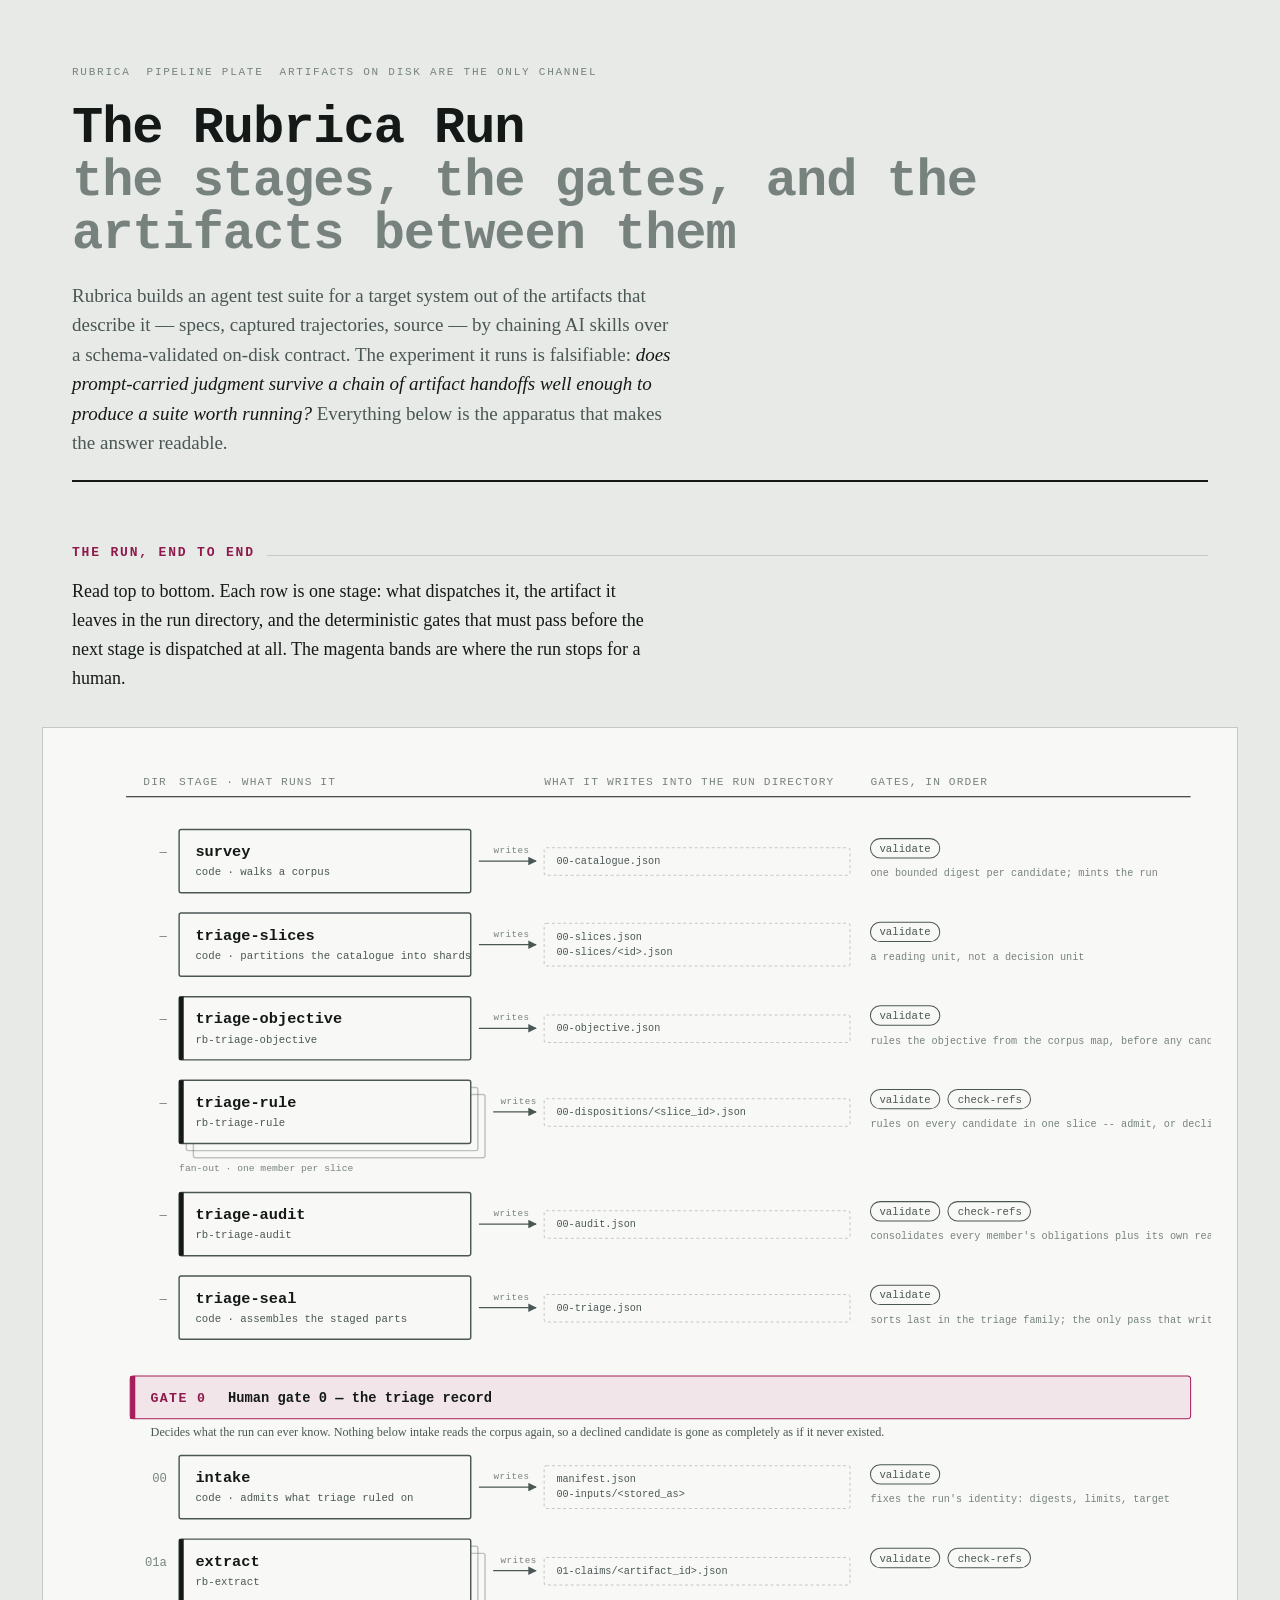
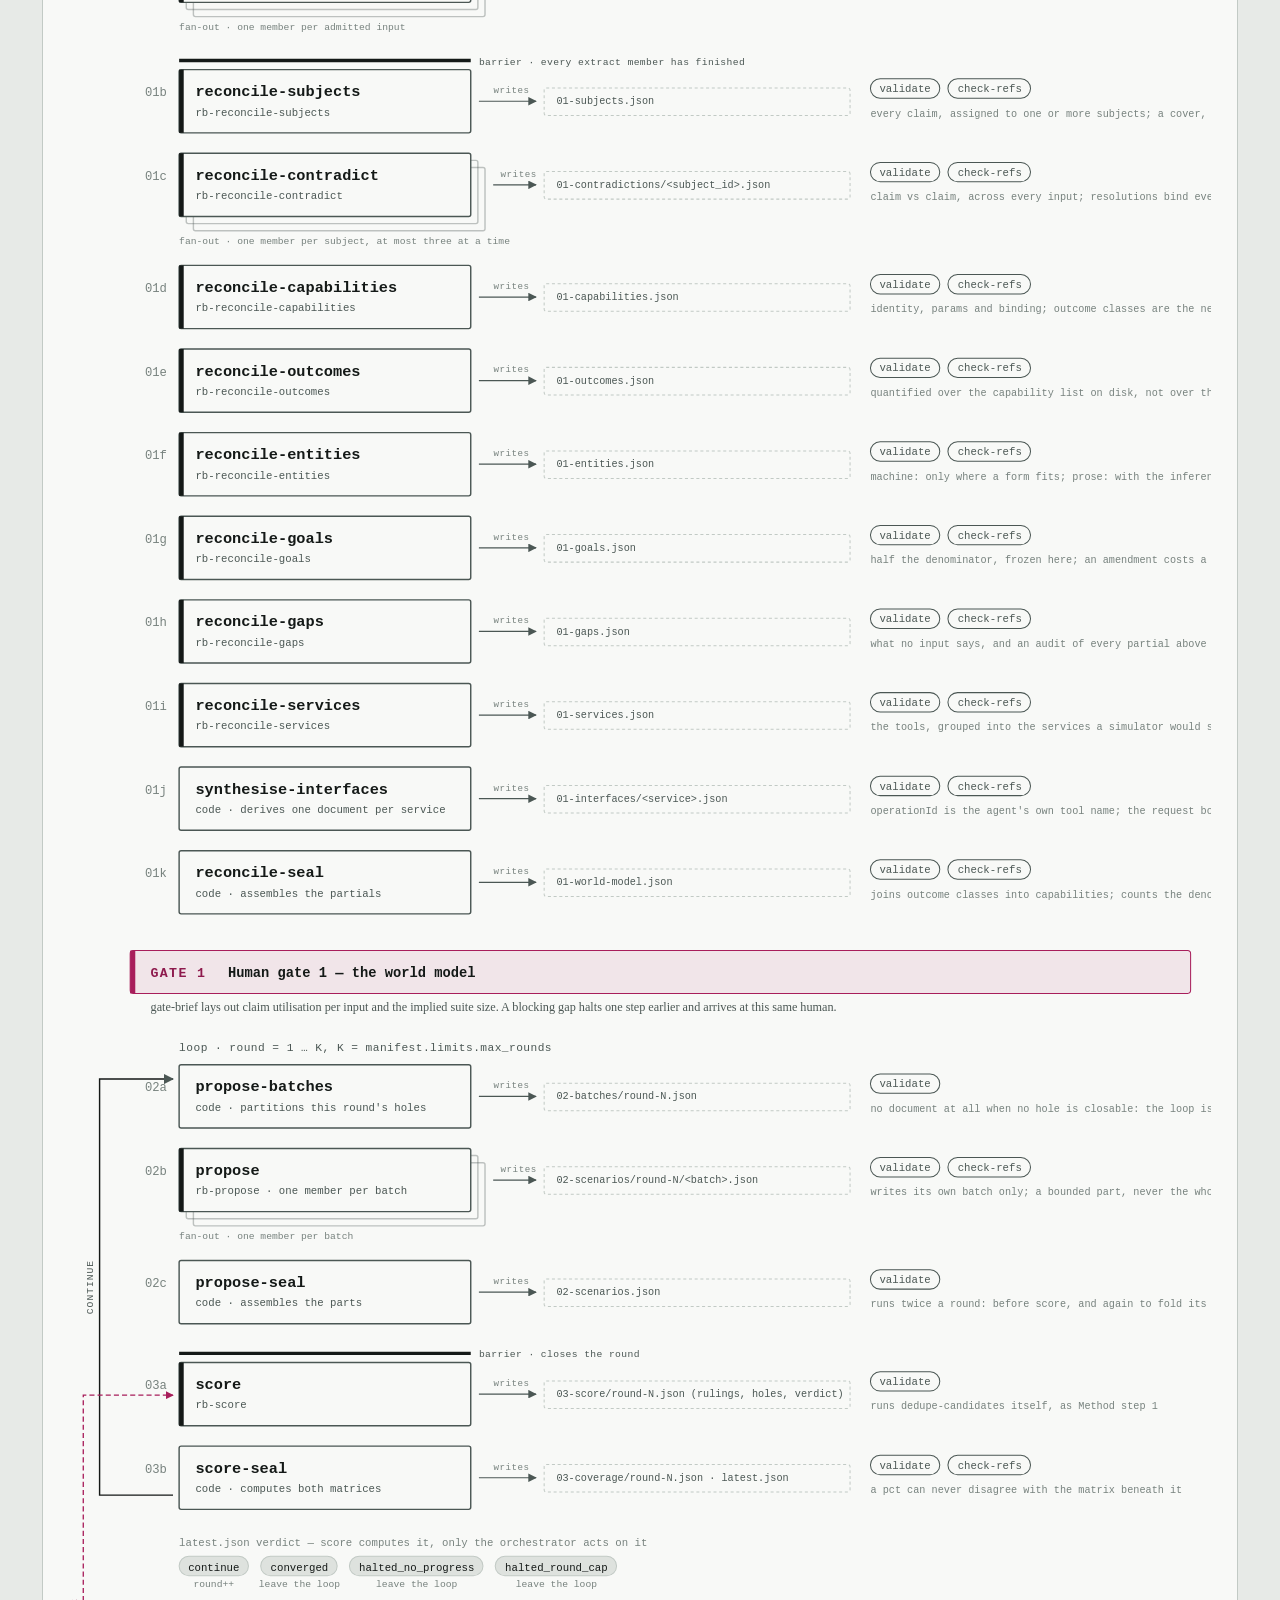
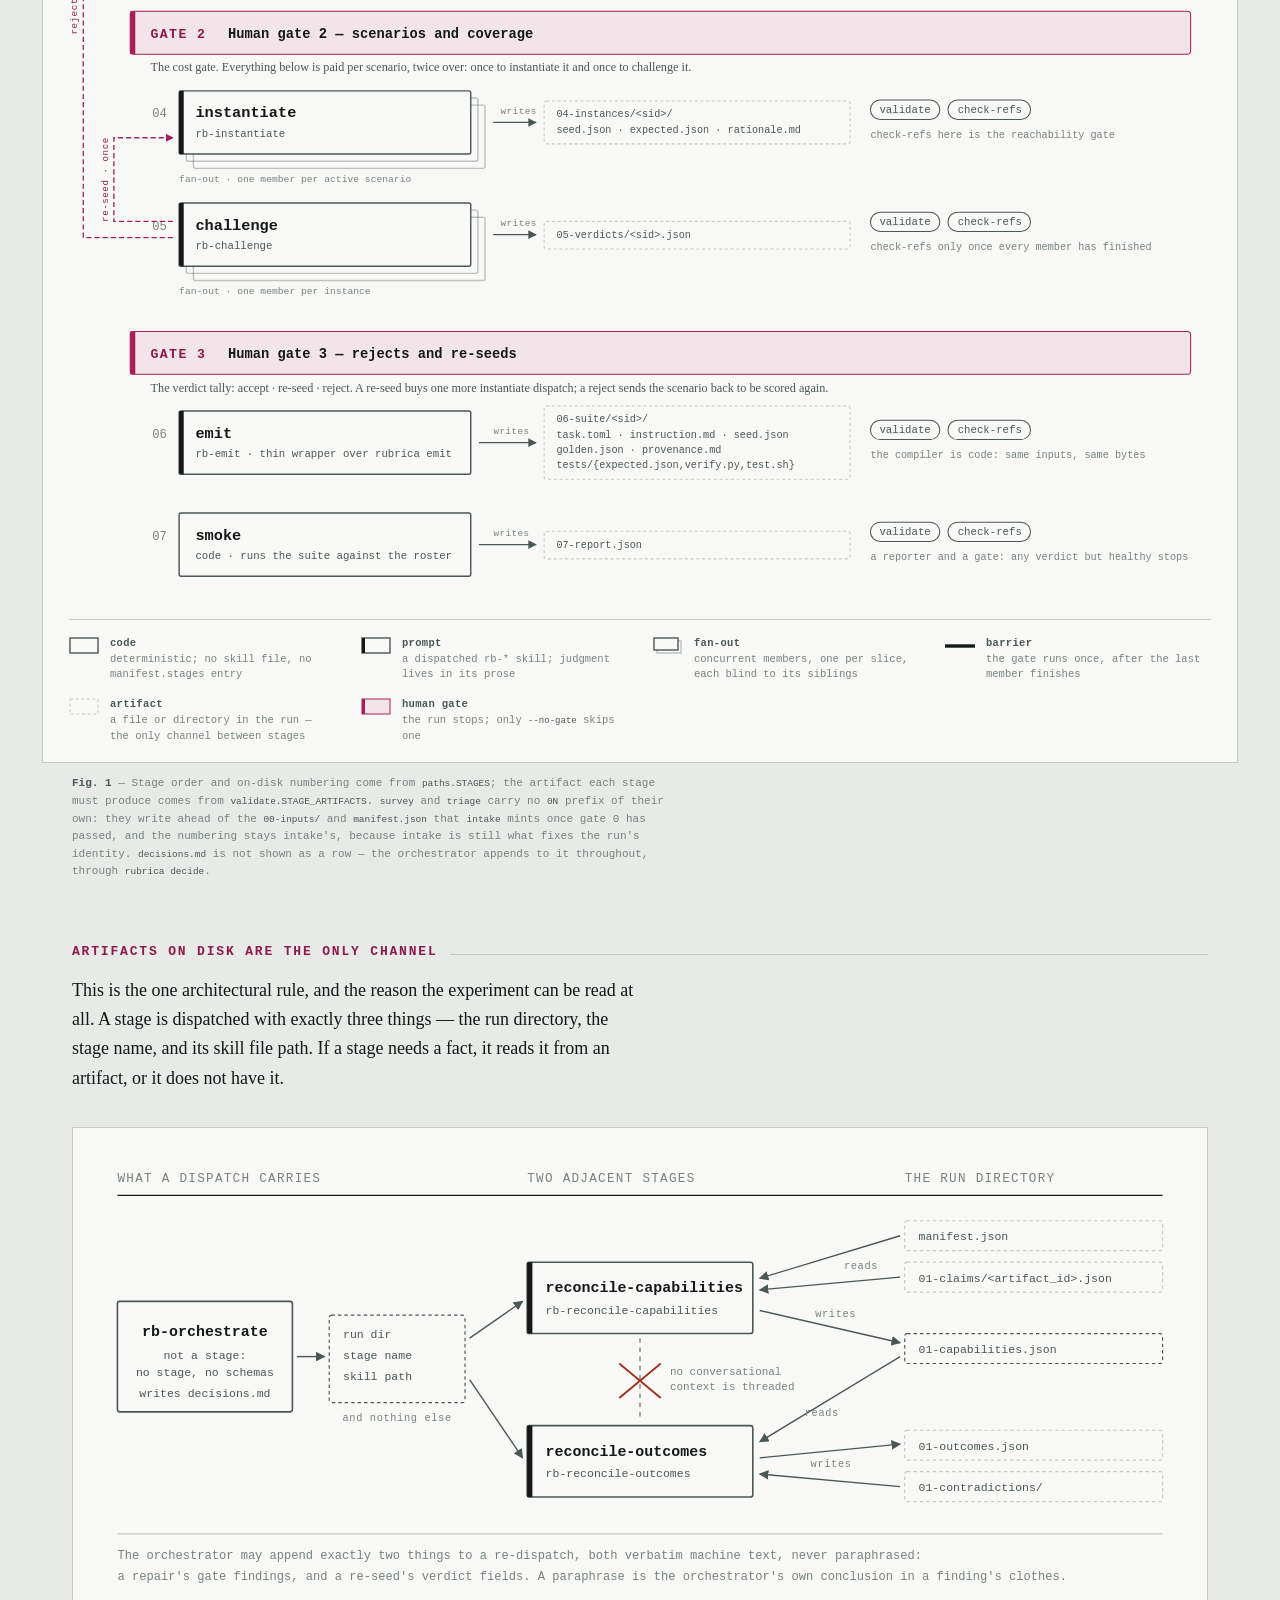
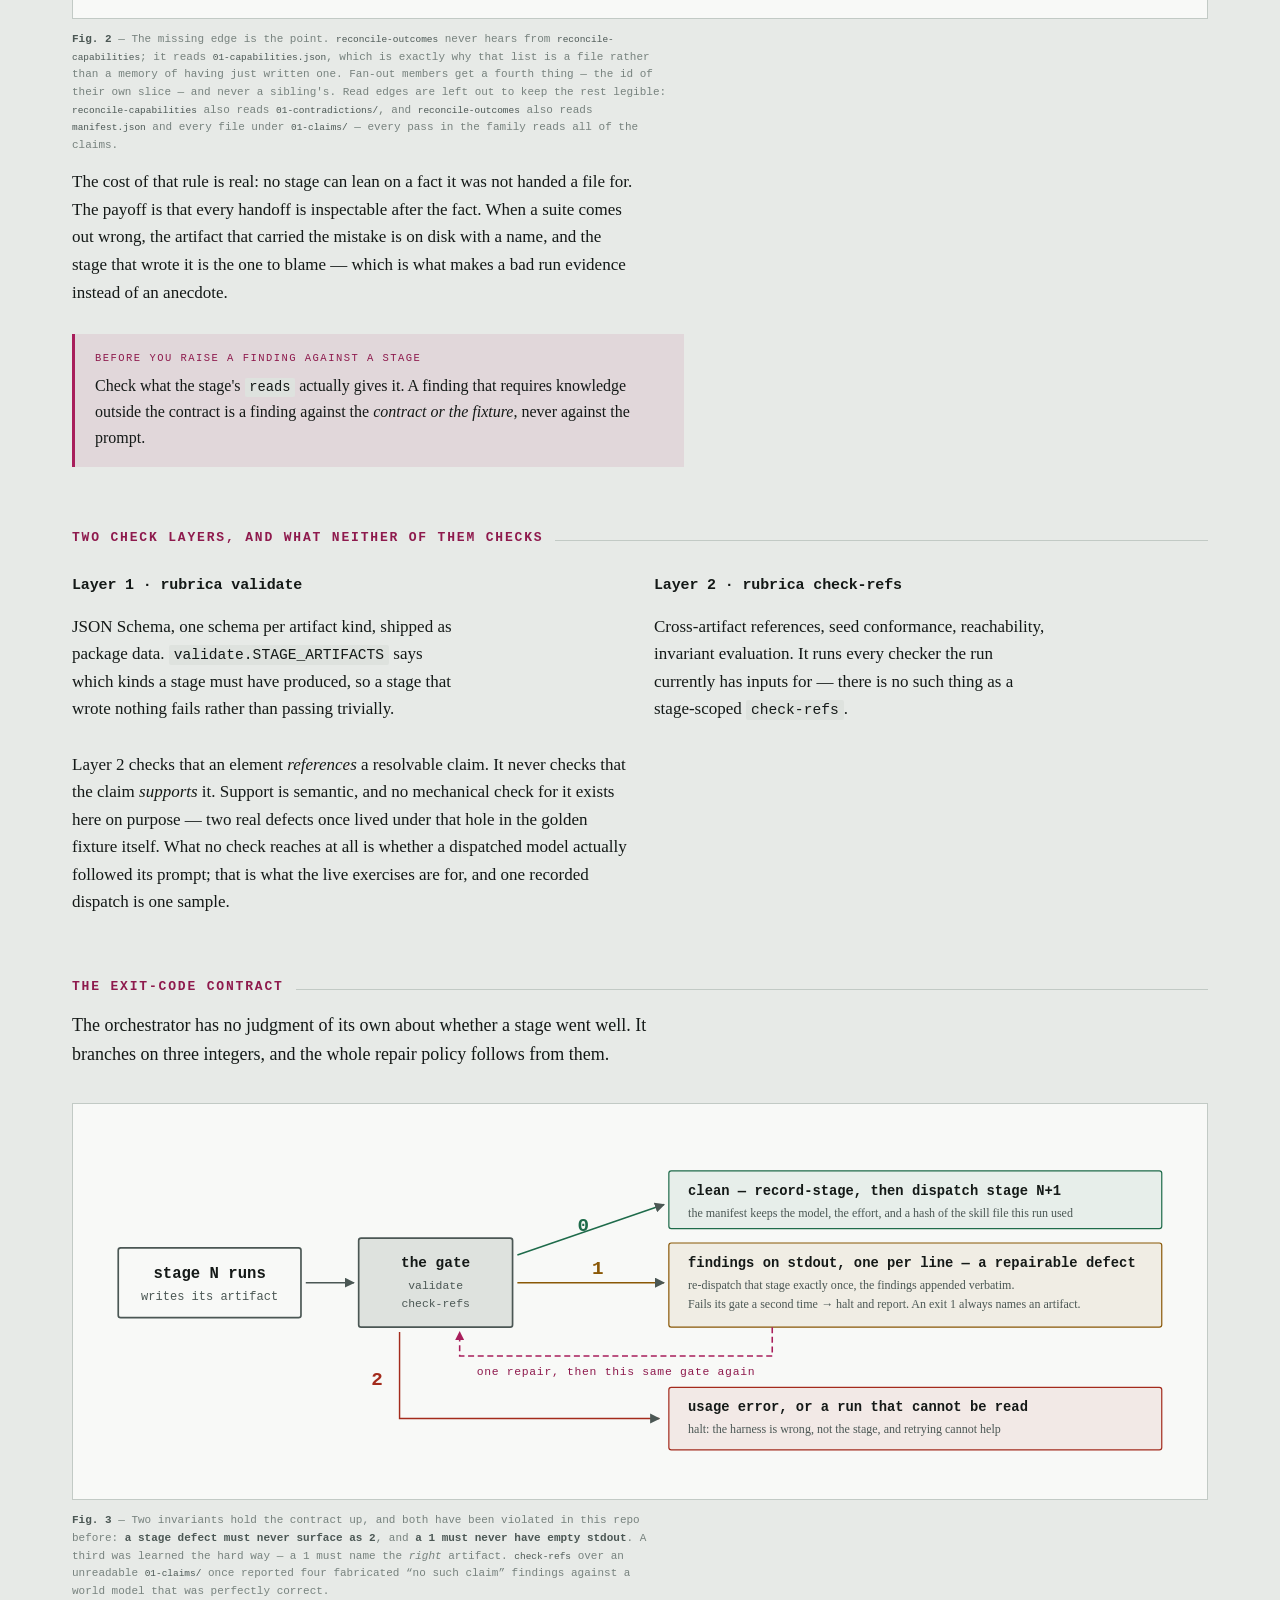
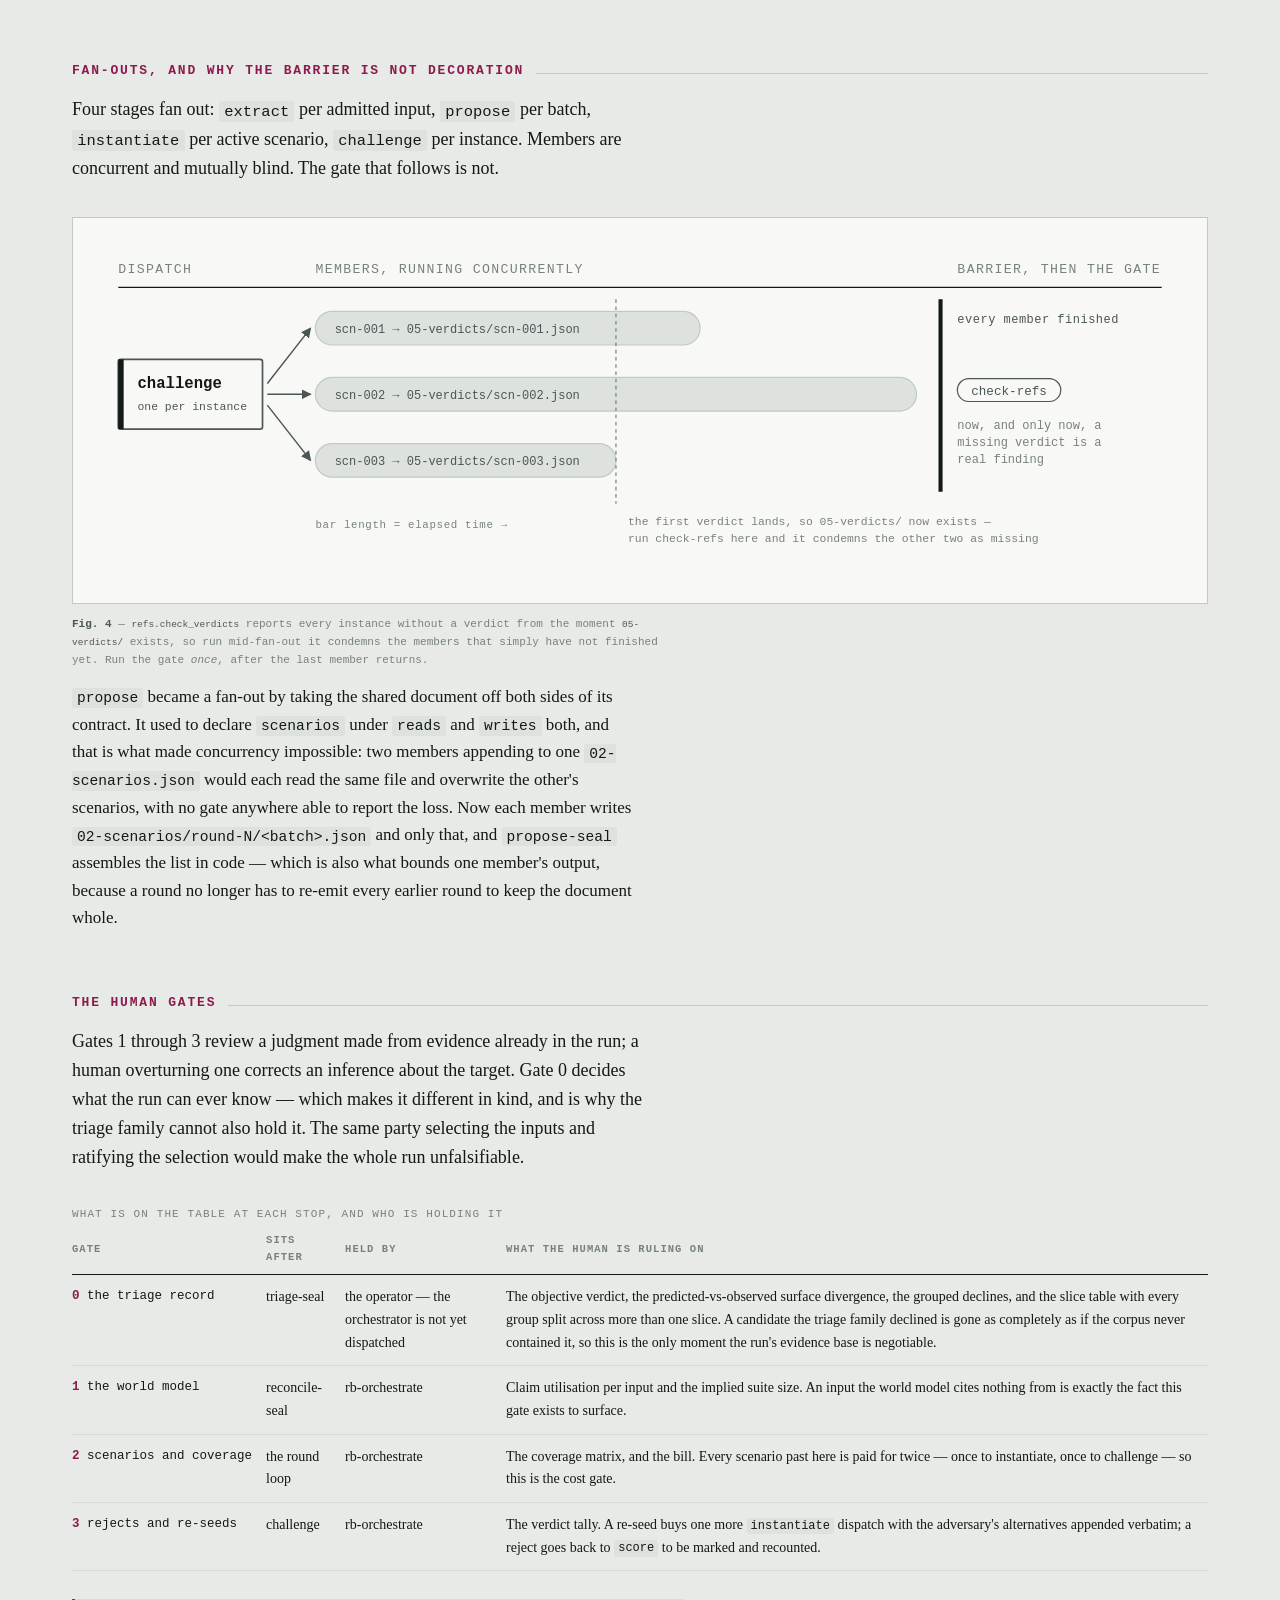
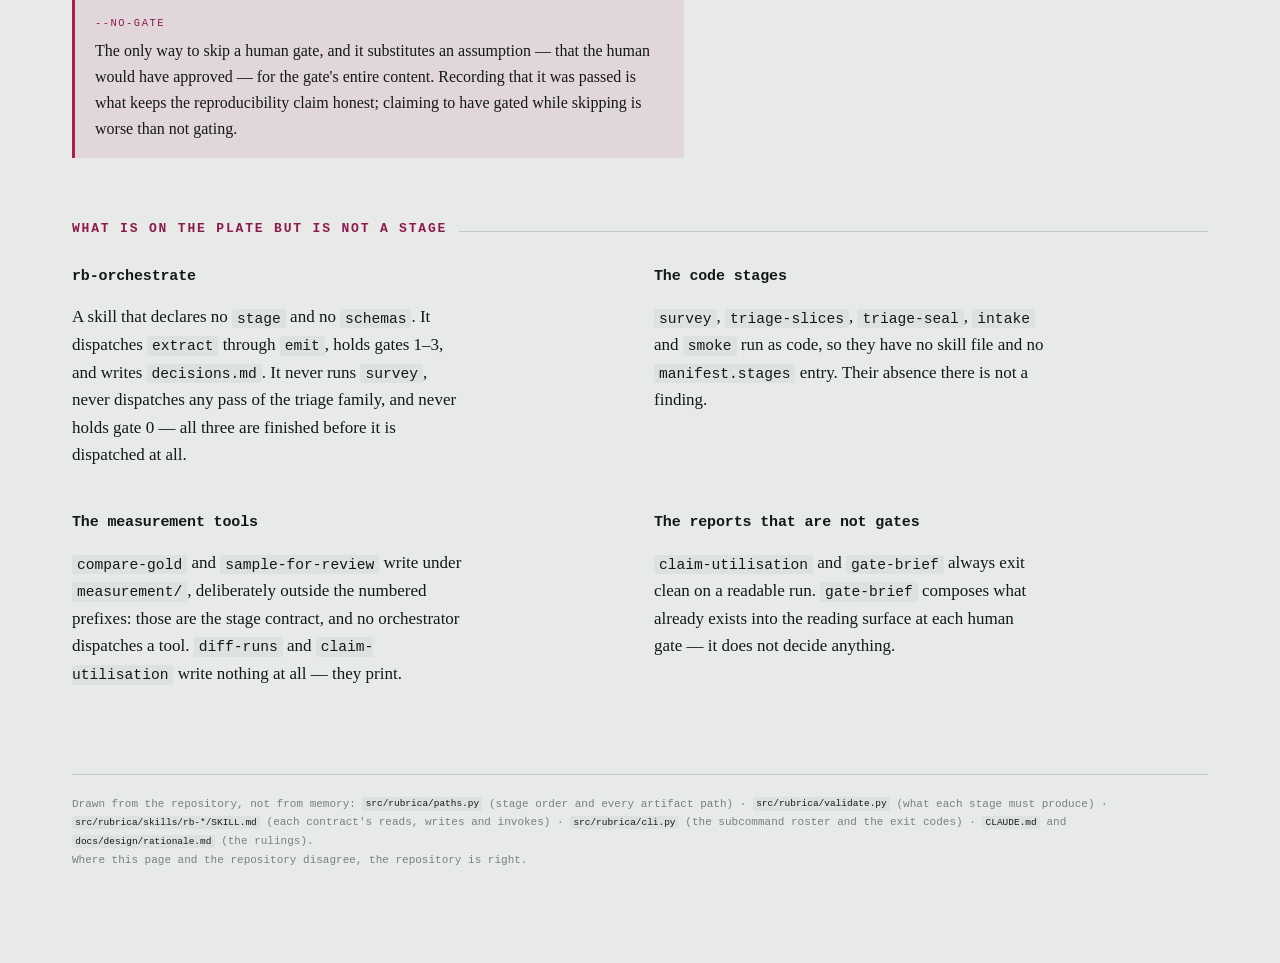
<file: docs/concepts/pipeline-diagram.html>
<!doctype html>
<html lang="en">
<head>
<meta charset="utf-8">
<meta name="viewport" content="width=device-width,initial-scale=1">
<title>The Rubrica Run</title>
<style>
:root{
  --ground:#E7EAE7; --paper:#F8F9F7; --sunk:#DEE2DE;
  --ink:#141917; --ink2:#4B5754; --ink3:#77827E; --rule:#C2CAC5; --rule2:#D5DBD6;
  --stamp:#A81E5B; --stamp-ink:#8E1A4D; --stamp-soft:rgba(168,30,91,.09);
  --ok:#1E6B4A; --warn:#8A5806; --stop:#A32B1C;
  --ok-b:rgba(30,107,74,.08); --warn-b:rgba(138,88,6,.08); --stop-b:rgba(163,43,28,.08);
  --mono:ui-monospace,"SF Mono","JetBrains Mono","IBM Plex Mono",Menlo,Consolas,monospace;
  --serif:Charter,"Iowan Old Style","Source Serif 4",Georgia,"Times New Roman",serif;
}
@media (prefers-color-scheme:dark){
  :root:not([data-theme="light"]){
    --ground:#121514; --paper:#1B1F1D; --sunk:#0D100F;
    --ink:#E7EAE6; --ink2:#A2ACA7; --ink3:#7B857F; --rule:#333A36; --rule2:#272D2A;
    --stamp:#F1749F; --stamp-ink:#F79CBC; --stamp-soft:rgba(241,116,159,.13);
    --ok:#63C295; --warn:#D7A24C; --stop:#EA8875;
    --ok-b:rgba(99,194,149,.10); --warn-b:rgba(215,162,76,.10); --stop-b:rgba(234,136,117,.10);
  }
}
:root[data-theme="dark"]{
  --ground:#121514; --paper:#1B1F1D; --sunk:#0D100F;
  --ink:#E7EAE6; --ink2:#A2ACA7; --ink3:#7B857F; --rule:#333A36; --rule2:#272D2A;
  --stamp:#F1749F; --stamp-ink:#F79CBC; --stamp-soft:rgba(241,116,159,.13);
  --ok:#63C295; --warn:#D7A24C; --stop:#EA8875;
  --ok-b:rgba(99,194,149,.10); --warn-b:rgba(215,162,76,.10); --stop-b:rgba(234,136,117,.10);
}

*{box-sizing:border-box}
body{
  margin:0; background:var(--ground); color:var(--ink);
  font-family:var(--serif); font-size:17px; line-height:1.62;
  -webkit-font-smoothing:antialiased;
}
.wrap{max-width:1200px; margin:0 auto; padding:64px 32px 96px}


/* ---- masthead */
.mast{border-bottom:2px solid var(--ink); padding-bottom:22px; margin-bottom:14px}
.eyebrow{
  font-family:var(--mono); font-size:11px; letter-spacing:.16em; text-transform:uppercase;
  color:var(--ink3); display:flex; gap:16px; flex-wrap:wrap; margin-bottom:20px;
}
h1{
  font-family:var(--mono); font-weight:600; font-size:clamp(30px,5.4vw,52px);
  letter-spacing:-.02em; line-height:1.02; margin:0; text-wrap:balance;
}
h1 .dim{color:var(--ink3)}
.standfirst{
  max-width:63ch; margin:20px 0 0; font-size:19px; line-height:1.55; color:var(--ink2);
}
.standfirst em{color:var(--ink); font-style:italic}

/* ---- prose */
section{margin-top:60px}
h2{
  font-family:var(--mono); font-size:13px; letter-spacing:.14em; text-transform:uppercase;
font-weight:600; color:var(--stamp-ink); margin:0 0 6px; display:flex; align-items:baseline;
    gap:12px;
}
h2::after{content:""; flex:1; height:1px; background:var(--rule)}
h3{
  font-family:var(--mono); font-size:15px; font-weight:600; letter-spacing:-.01em;
  margin:34px 0 8px; color:var(--ink);
}
p{max-width:66ch; margin:14px 0}
.lede{font-size:18px; max-width:64ch}
code,kbd{
  font-family:var(--mono); font-size:.86em; background:var(--sunk);
  padding:.12em .34em; border-radius:2px; color:var(--ink);
}
strong{font-weight:600}
a{color:var(--stamp-ink); text-decoration-thickness:1px; text-underline-offset:2px}
a:focus-visible{outline:2px solid var(--stamp); outline-offset:2px; border-radius:2px}

/* ---- figures */
figure{margin:34px 0 0; padding:0}
.plate{
  background:var(--paper); border:1px solid var(--rule);
  padding:26px 26px 18px; overflow-x:auto;
}
.plate.wide{
  /* the hero breaks the reading column on wide screens */
  /* capped under the .wrap padding (32px) so the bleed can never scroll the body */
  margin-left:calc(-1 * min(3.4vw, 30px)); margin-right:calc(-1 * min(3.4vw, 30px));
}
svg.dia{display:block; width:100%; height:auto; min-width:0; color:var(--ink)}
svg.hero{min-width:940px}
figcaption{
  font-family:var(--mono); font-size:11px; line-height:1.6; color:var(--ink3);
  margin-top:12px; max-width:90ch;
}
figcaption b{color:var(--ink2); font-weight:600}
figcaption code,.legend code{background:none; padding:0; color:var(--ink2)}

/* ---- svg element classes */
.hd{font-family:var(--mono); fill:var(--ink3); letter-spacing:.1em; text-transform:uppercase}
.rule-hd{stroke:var(--ink); stroke-width:1}
.dir{font-family:var(--mono); fill:var(--ink3)}
.box-code{fill:var(--paper); stroke:var(--ink2); stroke-width:1.4}
.box-prompt{fill:var(--paper); stroke:var(--ink2); stroke-width:1.4;
  stroke-dasharray:none}
.prompt-edge{fill:var(--ink)}
.box-gate{fill:var(--sunk); stroke:var(--ink2); stroke-width:1.4}
.dispatch{fill:none; stroke:var(--ink2); stroke-width:1; stroke-dasharray:3 2.6}
.rule-hair{stroke:var(--rule); stroke-width:1}
.ghost{opacity:.34; fill:none}
.st-name{font-family:var(--mono); fill:var(--ink); font-weight:600}
.st-runs{font-family:var(--mono); fill:var(--ink2)}
.artifact{fill:none; stroke:var(--rule); stroke-width:1; stroke-dasharray:3 2.6}
.artifact.hi{stroke:var(--ink2); stroke-dasharray:3 2.6}
.art-t{font-family:var(--mono); fill:var(--ink2)}
.edge{stroke:var(--ink2); stroke-width:1.2; fill:none}
.edge.ok{stroke:var(--ok)} .edge.warn{stroke:var(--warn)} .edge.stop{stroke:var(--stop)}
.edge.cut{stroke:var(--ink3); stroke-dasharray:4 4}
.cut-x{stroke:var(--stop); stroke-width:1.6}
.cut-t{font-family:var(--mono); fill:var(--ink3)}
.ar{fill:var(--ink2)} .ar-s{fill:var(--stamp)}
.edge-t{font-family:var(--mono); fill:var(--ink3); letter-spacing:.06em}
.g-pill{fill:none; stroke:var(--ink2); stroke-width:1}
.g-pill-t{font-family:var(--mono); fill:var(--ink2)}
.g-note{font-family:var(--mono); fill:var(--ink3)}
.band{fill:var(--stamp-soft); stroke:var(--stamp); stroke-width:1}
.band-edge{fill:var(--stamp)}
.band-n{font-family:var(--mono); fill:var(--stamp-ink); font-weight:700; letter-spacing:.1em}
.band-t{font-family:var(--mono); fill:var(--ink); font-weight:600}
.band-s{font-family:var(--serif); fill:var(--ink2)}
.barrier{stroke:var(--ink); stroke-width:3.4}
.barrier-t{font-family:var(--mono); fill:var(--ink2); letter-spacing:.04em}
.fan-t{font-family:var(--mono); fill:var(--ink3)}
.loop{stroke:var(--ink); stroke-width:1.4}
.loop-t{font-family:var(--mono); fill:var(--ink2); letter-spacing:.1em; text-transform:uppercase}
.loop-note{font-family:var(--mono); fill:var(--ink2); letter-spacing:.04em}
.back{stroke:var(--stamp); stroke-width:1.3; stroke-dasharray:5 3}
.back-t{font-family:var(--mono); fill:var(--stamp-ink); letter-spacing:.06em}
.vd-lab{font-family:var(--mono); fill:var(--ink3)}
.vd-pill{fill:var(--sunk); stroke:var(--rule); stroke-width:1}
.vd-pill-t{font-family:var(--mono); fill:var(--ink)}
.vd-eff{font-family:var(--mono); fill:var(--ink3)}
.member{fill:var(--sunk); stroke:var(--rule); stroke-width:1}
.tick{stroke:var(--ink3); stroke-width:1; stroke-dasharray:3 3}
.out{fill:none; stroke-width:1}
.ok-b{fill:var(--ok-b); stroke:var(--ok)}
.warn-b{fill:var(--warn-b); stroke:var(--warn)}
.stop-b{fill:var(--stop-b); stroke:var(--stop)}
.out-t{font-family:var(--mono); fill:var(--ink); font-weight:600}
.out-s{font-family:var(--serif); fill:var(--ink2)}
.code-0{font-family:var(--mono); fill:var(--ok); font-weight:700}
.code-1{font-family:var(--mono); fill:var(--warn); font-weight:700}
.code-2{font-family:var(--mono); fill:var(--stop); font-weight:700}

/* ---- legend */
.legend{
  display:grid; grid-template-columns:repeat(auto-fit,minmax(215px,1fr)); gap:14px 26px;
  border-top:1px solid var(--rule); margin-top:16px; padding-top:16px;
}
.legend div{display:flex; gap:11px; align-items:flex-start;
  font-family:var(--mono); font-size:10.5px; line-height:1.5; color:var(--ink3)}
.legend b{display:block; color:var(--ink2); font-weight:600; letter-spacing:.03em}
.swatch{flex:0 0 30px; height:17px; margin-top:1px}

/* ---- tables */
.tbl{width:100%; border-collapse:collapse; margin-top:20px; font-size:14px}
.tbl caption{
  font-family:var(--mono); font-size:11px; letter-spacing:.1em; text-transform:uppercase;
  color:var(--ink3); text-align:left; padding-bottom:8px;
}
.tbl th{
  font-family:var(--mono); font-size:10.5px; letter-spacing:.1em; text-transform:uppercase;
  color:var(--ink3); font-weight:600; text-align:left; padding:0 14px 8px 0;
  border-bottom:1px solid var(--ink);
}
.tbl td{padding:11px 14px 11px 0; border-bottom:1px solid var(--rule2); vertical-align:top}
.tbl td:first-child{font-family:var(--mono); font-size:12.5px; white-space:nowrap; color:var(--ink)}
.tbl .n{font-family:var(--mono); color:var(--stamp-ink); font-weight:700}
.scroll{overflow-x:auto}

/* ---- callouts */
.rail{
  border-left:3px solid var(--stamp); background:var(--stamp-soft);
  padding:16px 20px; margin:28px 0 0; max-width:72ch;
}
.rail p{margin:0; max-width:none; font-size:16px}
.rail p + p{margin-top:10px}
.rail .tag{
  font-family:var(--mono); font-size:10.5px; letter-spacing:.14em; text-transform:uppercase;
  color:var(--stamp-ink); display:block; margin-bottom:6px;
}
.cols.two{grid-template-columns:repeat(auto-fit,minmax(400px,1fr))}
.cols{display:grid; grid-template-columns:repeat(auto-fit,minmax(280px,1fr)); gap:28px;
  margin-top:26px}
.cols > div > h3{margin-top:0}
.cols p{max-width:46ch}

footer{
  margin-top:72px; padding-top:20px; border-top:1px solid var(--rule);
  font-family:var(--mono); font-size:11px; color:var(--ink3); line-height:1.7;
}
@media (prefers-reduced-motion:reduce){*{transition:none!important; animation:none!important}}

/* Responsive overrides live last on purpose: an earlier copy of this block lost
   the cascade to the .plate.wide bleed declared further down, and the page
   scrolled sideways by the few pixels the bleed exceeded the padding by. */
@media (max-width:720px){
  body{font-size:16px}
  .wrap{padding:40px 18px 64px}
  .plate{padding:18px 16px 14px}
  .plate.wide{margin-left:0; margin-right:0}
  .standfirst{font-size:17px}
  .cols{gap:22px}
}
</style>
</head>
<body>
<div class="wrap">

<header class="mast">
<div class="eyebrow"><span>rubrica</span><span>pipeline plate</span><span>artifacts on disk are the
    only channel</span></div>
  <h1>The Rubrica Run<br><span class="dim">the stages, the gates, and the
  artifacts between them</span></h1>
  <p class="standfirst">Rubrica builds an agent test suite for a target system out of the
  artifacts that describe it — specs, captured trajectories, source — by chaining AI skills over a
  schema-validated on-disk contract. The experiment it runs is falsifiable: <em>does
  prompt-carried judgment survive a chain of artifact handoffs well enough to produce a suite worth
  running?</em> Everything below is the apparatus that makes the answer readable.</p>
</header>

<section>
  <h2>The run, end to end</h2>
  <p class="lede">Read top to bottom. Each row is one stage: what dispatches it, the artifact it
  leaves in the run directory, and the deterministic gates that must pass before the next stage is
  dispatched at all. The magenta bands are where the run stops for a human.</p>

  <figure>
    <div class="plate wide"><svg viewBox="0 0 1120 2990" class="dia hero" role="img" aria-label="Every stage of a Rubrica run in order, each with what it runs as, the artifact it writes into the run directory, and the deterministic gates that follow it. The human gates sit as full-width bands after triage, the seal, score and challenge.">
<defs><marker id="ar" viewBox="0 0 10 10" refX="9" refY="5" markerWidth="7" markerHeight="7" orient="auto-start-reverse"><path d="M0 0 L10 5 L0 10 z" class="ar"/></marker><marker id="ar-s" viewBox="0 0 10 10" refX="9" refY="5" markerWidth="6" markerHeight="6" orient="auto-start-reverse"><path d="M0 0 L10 5 L0 10 z" class="ar-s"/></marker></defs>
<text x="96" y="30" class="hd" text-anchor="end" font-size="11">dir</text>
<text x="108" y="30" class="hd" text-anchor="start" font-size="11">stage · what runs it</text>
<text x="466" y="30" class="hd" text-anchor="start" font-size="11">what it writes into the run directory</text>
<text x="786" y="30" class="hd" text-anchor="start" font-size="11">gates, in order</text>
<line x1="56" y1="42" x2="1100" y2="42" class="rule-hd"/>
<text x="96" y="100" class="dir" text-anchor="end" font-size="12">—</text>
<rect x="108" y="74" width="286" height="62" rx="2" class="box-code"/>
<text x="124" y="100" class="st-name" text-anchor="start" font-size="15">survey</text>
<text x="124" y="119" class="st-runs" text-anchor="start" font-size="10.5">code · walks a corpus</text>
<line x1="402" y1="105" x2="458" y2="105" class="edge" marker-end="url(#ar)"/>
<text x="434" y="97" class="edge-t" text-anchor="middle" font-size="9">writes</text>
<rect x="466" y="92" width="300" height="27" rx="2" class="artifact"/>
<text x="478" y="108" class="art-t" text-anchor="start" font-size="10">00-catalogue.json</text>
<rect x="786" y="83" width="68" height="19" rx="9.5" class="g-pill"/><text x="820" y="96" class="g-pill-t" text-anchor="middle" font-size="10.5">validate</text>
<text x="786" y="120" class="g-note" text-anchor="start" font-size="10">one bounded digest per candidate; mints the run</text>
<text x="96" y="182" class="dir" text-anchor="end" font-size="12">—</text>
<rect x="108" y="156" width="286" height="62" rx="2" class="box-code"/>
<text x="124" y="182" class="st-name" text-anchor="start" font-size="15">triage-slices</text>
<text x="124" y="201" class="st-runs" text-anchor="start" font-size="10.5">code · partitions the catalogue into shards</text>
<line x1="402" y1="187" x2="458" y2="187" class="edge" marker-end="url(#ar)"/>
<text x="434" y="179" class="edge-t" text-anchor="middle" font-size="9">writes</text>
<rect x="466" y="166" width="300" height="42" rx="2" class="artifact"/>
<text x="478" y="182" class="art-t" text-anchor="start" font-size="10">00-slices.json</text>
<text x="478" y="197" class="art-t" text-anchor="start" font-size="10">00-slices/&lt;id&gt;.json</text>
<rect x="786" y="165" width="68" height="19" rx="9.5" class="g-pill"/><text x="820" y="178" class="g-pill-t" text-anchor="middle" font-size="10.5">validate</text>
<text x="786" y="202" class="g-note" text-anchor="start" font-size="10">a reading unit, not a decision unit</text>
<text x="96" y="264" class="dir" text-anchor="end" font-size="12">—</text>
<rect x="108" y="238" width="286" height="62" rx="2" class="box-prompt"/>
<rect x="108" y="238" width="4.5" height="62" class="prompt-edge"/>
<text x="124" y="264" class="st-name" text-anchor="start" font-size="15">triage-objective</text>
<text x="124" y="283" class="st-runs" text-anchor="start" font-size="10.5">rb-triage-objective</text>
<line x1="402" y1="269" x2="458" y2="269" class="edge" marker-end="url(#ar)"/>
<text x="434" y="261" class="edge-t" text-anchor="middle" font-size="9">writes</text>
<rect x="466" y="256" width="300" height="27" rx="2" class="artifact"/>
<text x="478" y="272" class="art-t" text-anchor="start" font-size="10">00-objective.json</text>
<rect x="786" y="247" width="68" height="19" rx="9.5" class="g-pill"/><text x="820" y="260" class="g-pill-t" text-anchor="middle" font-size="10.5">validate</text>
<text x="786" y="284" class="g-note" text-anchor="start" font-size="10">rules the objective from the corpus map, before any candidate digest is read</text>
<text x="96" y="346" class="dir" text-anchor="end" font-size="12">—</text>
<rect x="122" y="334" width="286" height="62" rx="2" class="box-prompt ghost"/>
<rect x="115" y="327" width="286" height="62" rx="2" class="box-prompt ghost"/>
<rect x="108" y="320" width="286" height="62" rx="2" class="box-prompt"/>
<rect x="108" y="320" width="4.5" height="62" class="prompt-edge"/>
<text x="124" y="346" class="st-name" text-anchor="start" font-size="15">triage-rule</text>
<text x="124" y="365" class="st-runs" text-anchor="start" font-size="10.5">rb-triage-rule</text>
<text x="108" y="409" class="fan-t" text-anchor="start" font-size="9.5">fan-out · one member per slice</text>
<line x1="416" y1="351" x2="458" y2="351" class="edge" marker-end="url(#ar)"/>
<text x="441" y="343" class="edge-t" text-anchor="middle" font-size="9">writes</text>
<rect x="466" y="338" width="300" height="27" rx="2" class="artifact"/>
<text x="478" y="354" class="art-t" text-anchor="start" font-size="10">00-dispositions/&lt;slice_id&gt;.json</text>
<rect x="786" y="329" width="68" height="19" rx="9.5" class="g-pill"/><text x="820" y="342" class="g-pill-t" text-anchor="middle" font-size="10.5">validate</text>
<rect x="862" y="329" width="81" height="19" rx="9.5" class="g-pill"/><text x="903" y="342" class="g-pill-t" text-anchor="middle" font-size="10.5">check-refs</text>
<text x="786" y="366" class="g-note" text-anchor="start" font-size="10">rules on every candidate in one slice -- admit, or decline with a reason</text>
<text x="96" y="456" class="dir" text-anchor="end" font-size="12">—</text>
<rect x="108" y="430" width="286" height="62" rx="2" class="box-prompt"/>
<rect x="108" y="430" width="4.5" height="62" class="prompt-edge"/>
<text x="124" y="456" class="st-name" text-anchor="start" font-size="15">triage-audit</text>
<text x="124" y="475" class="st-runs" text-anchor="start" font-size="10.5">rb-triage-audit</text>
<line x1="402" y1="461" x2="458" y2="461" class="edge" marker-end="url(#ar)"/>
<text x="434" y="453" class="edge-t" text-anchor="middle" font-size="9">writes</text>
<rect x="466" y="448" width="300" height="27" rx="2" class="artifact"/>
<text x="478" y="464" class="art-t" text-anchor="start" font-size="10">00-audit.json</text>
<rect x="786" y="439" width="68" height="19" rx="9.5" class="g-pill"/><text x="820" y="452" class="g-pill-t" text-anchor="middle" font-size="10.5">validate</text>
<rect x="862" y="439" width="81" height="19" rx="9.5" class="g-pill"/><text x="903" y="452" class="g-pill-t" text-anchor="middle" font-size="10.5">check-refs</text>
<text x="786" y="476" class="g-note" text-anchor="start" font-size="10">consolidates every member&#x27;s obligations plus its own reading of the whole set</text>
<text x="96" y="538" class="dir" text-anchor="end" font-size="12">—</text>
<rect x="108" y="512" width="286" height="62" rx="2" class="box-code"/>
<text x="124" y="538" class="st-name" text-anchor="start" font-size="15">triage-seal</text>
<text x="124" y="557" class="st-runs" text-anchor="start" font-size="10.5">code · assembles the staged parts</text>
<line x1="402" y1="543" x2="458" y2="543" class="edge" marker-end="url(#ar)"/>
<text x="434" y="535" class="edge-t" text-anchor="middle" font-size="9">writes</text>
<rect x="466" y="530" width="300" height="27" rx="2" class="artifact"/>
<text x="478" y="546" class="art-t" text-anchor="start" font-size="10">00-triage.json</text>
<rect x="786" y="521" width="68" height="19" rx="9.5" class="g-pill"/><text x="820" y="534" class="g-pill-t" text-anchor="middle" font-size="10.5">validate</text>
<text x="786" y="558" class="g-note" text-anchor="start" font-size="10">sorts last in the triage family; the only pass that writes 00-triage.json</text>
<rect x="60" y="610" width="1040" height="42" rx="3" class="band"/>
<rect x="60" y="610" width="5" height="42" class="band-edge"/>
<text x="80" y="636" class="band-n" text-anchor="start" font-size="13">GATE 0</text>
<text x="156" y="636" class="band-t" text-anchor="start" font-size="13.5">Human gate 0 — the triage record</text>
<text x="80" y="669" class="band-s" text-anchor="start" font-size="12">Decides what the run can ever know. Nothing below intake reads the corpus again, so a declined candidate is gone as completely as if it never existed.</text>
<text x="96" y="714" class="dir" text-anchor="end" font-size="12">00</text>
<rect x="108" y="688" width="286" height="62" rx="2" class="box-code"/>
<text x="124" y="714" class="st-name" text-anchor="start" font-size="15">intake</text>
<text x="124" y="733" class="st-runs" text-anchor="start" font-size="10.5">code · admits what triage ruled on</text>
<line x1="402" y1="719" x2="458" y2="719" class="edge" marker-end="url(#ar)"/>
<text x="434" y="711" class="edge-t" text-anchor="middle" font-size="9">writes</text>
<rect x="466" y="698" width="300" height="42" rx="2" class="artifact"/>
<text x="478" y="714" class="art-t" text-anchor="start" font-size="10">manifest.json</text>
<text x="478" y="729" class="art-t" text-anchor="start" font-size="10">00-inputs/&lt;stored_as&gt;</text>
<rect x="786" y="697" width="68" height="19" rx="9.5" class="g-pill"/><text x="820" y="710" class="g-pill-t" text-anchor="middle" font-size="10.5">validate</text>
<text x="786" y="734" class="g-note" text-anchor="start" font-size="10">fixes the run&#x27;s identity: digests, limits, target</text>
<text x="96" y="796" class="dir" text-anchor="end" font-size="12">01a</text>
<rect x="122" y="784" width="286" height="62" rx="2" class="box-prompt ghost"/>
<rect x="115" y="777" width="286" height="62" rx="2" class="box-prompt ghost"/>
<rect x="108" y="770" width="286" height="62" rx="2" class="box-prompt"/>
<rect x="108" y="770" width="4.5" height="62" class="prompt-edge"/>
<text x="124" y="796" class="st-name" text-anchor="start" font-size="15">extract</text>
<text x="124" y="815" class="st-runs" text-anchor="start" font-size="10.5">rb-extract</text>
<text x="108" y="859" class="fan-t" text-anchor="start" font-size="9.5">fan-out · one member per admitted input</text>
<line x1="416" y1="801" x2="458" y2="801" class="edge" marker-end="url(#ar)"/>
<text x="441" y="793" class="edge-t" text-anchor="middle" font-size="9">writes</text>
<rect x="466" y="788" width="300" height="27" rx="2" class="artifact"/>
<text x="478" y="804" class="art-t" text-anchor="start" font-size="10">01-claims/&lt;artifact_id&gt;.json</text>
<rect x="786" y="779" width="68" height="19" rx="9.5" class="g-pill"/><text x="820" y="792" class="g-pill-t" text-anchor="middle" font-size="10.5">validate</text>
<rect x="862" y="779" width="81" height="19" rx="9.5" class="g-pill"/><text x="903" y="792" class="g-pill-t" text-anchor="middle" font-size="10.5">check-refs</text>
<line x1="108" y1="889" x2="394" y2="889" class="barrier"/>
<text x="402" y="893" class="barrier-t" text-anchor="start" font-size="9.5">barrier · every extract member has finished</text>
<text x="96" y="924" class="dir" text-anchor="end" font-size="12">01b</text>
<rect x="108" y="898" width="286" height="62" rx="2" class="box-prompt"/>
<rect x="108" y="898" width="4.5" height="62" class="prompt-edge"/>
<text x="124" y="924" class="st-name" text-anchor="start" font-size="15">reconcile-subjects</text>
<text x="124" y="943" class="st-runs" text-anchor="start" font-size="10.5">rb-reconcile-subjects</text>
<line x1="402" y1="929" x2="458" y2="929" class="edge" marker-end="url(#ar)"/>
<text x="434" y="921" class="edge-t" text-anchor="middle" font-size="9">writes</text>
<rect x="466" y="916" width="300" height="27" rx="2" class="artifact"/>
<text x="478" y="932" class="art-t" text-anchor="start" font-size="10">01-subjects.json</text>
<rect x="786" y="907" width="68" height="19" rx="9.5" class="g-pill"/><text x="820" y="920" class="g-pill-t" text-anchor="middle" font-size="10.5">validate</text>
<rect x="862" y="907" width="81" height="19" rx="9.5" class="g-pill"/><text x="903" y="920" class="g-pill-t" text-anchor="middle" font-size="10.5">check-refs</text>
<text x="786" y="944" class="g-note" text-anchor="start" font-size="10">every claim, assigned to one or more subjects; a cover, not a partition</text>
<text x="96" y="1006" class="dir" text-anchor="end" font-size="12">01c</text>
<rect x="122" y="994" width="286" height="62" rx="2" class="box-prompt ghost"/>
<rect x="115" y="987" width="286" height="62" rx="2" class="box-prompt ghost"/>
<rect x="108" y="980" width="286" height="62" rx="2" class="box-prompt"/>
<rect x="108" y="980" width="4.5" height="62" class="prompt-edge"/>
<text x="124" y="1006" class="st-name" text-anchor="start" font-size="15">reconcile-contradict</text>
<text x="124" y="1025" class="st-runs" text-anchor="start" font-size="10.5">rb-reconcile-contradict</text>
<text x="108" y="1069" class="fan-t" text-anchor="start" font-size="9.5">fan-out · one member per subject, at most three at a time</text>
<line x1="416" y1="1011" x2="458" y2="1011" class="edge" marker-end="url(#ar)"/>
<text x="441" y="1003" class="edge-t" text-anchor="middle" font-size="9">writes</text>
<rect x="466" y="998" width="300" height="27" rx="2" class="artifact"/>
<text x="478" y="1014" class="art-t" text-anchor="start" font-size="10">01-contradictions/&lt;subject_id&gt;.json</text>
<rect x="786" y="989" width="68" height="19" rx="9.5" class="g-pill"/><text x="820" y="1002" class="g-pill-t" text-anchor="middle" font-size="10.5">validate</text>
<rect x="862" y="989" width="81" height="19" rx="9.5" class="g-pill"/><text x="903" y="1002" class="g-pill-t" text-anchor="middle" font-size="10.5">check-refs</text>
<text x="786" y="1026" class="g-note" text-anchor="start" font-size="10">claim vs claim, across every input; resolutions bind every pass below</text>
<text x="96" y="1116" class="dir" text-anchor="end" font-size="12">01d</text>
<rect x="108" y="1090" width="286" height="62" rx="2" class="box-prompt"/>
<rect x="108" y="1090" width="4.5" height="62" class="prompt-edge"/>
<text x="124" y="1116" class="st-name" text-anchor="start" font-size="15">reconcile-capabilities</text>
<text x="124" y="1135" class="st-runs" text-anchor="start" font-size="10.5">rb-reconcile-capabilities</text>
<line x1="402" y1="1121" x2="458" y2="1121" class="edge" marker-end="url(#ar)"/>
<text x="434" y="1113" class="edge-t" text-anchor="middle" font-size="9">writes</text>
<rect x="466" y="1108" width="300" height="27" rx="2" class="artifact"/>
<text x="478" y="1124" class="art-t" text-anchor="start" font-size="10">01-capabilities.json</text>
<rect x="786" y="1099" width="68" height="19" rx="9.5" class="g-pill"/><text x="820" y="1112" class="g-pill-t" text-anchor="middle" font-size="10.5">validate</text>
<rect x="862" y="1099" width="81" height="19" rx="9.5" class="g-pill"/><text x="903" y="1112" class="g-pill-t" text-anchor="middle" font-size="10.5">check-refs</text>
<text x="786" y="1136" class="g-note" text-anchor="start" font-size="10">identity, params and binding; outcome classes are the next pass&#x27;s</text>
<text x="96" y="1198" class="dir" text-anchor="end" font-size="12">01e</text>
<rect x="108" y="1172" width="286" height="62" rx="2" class="box-prompt"/>
<rect x="108" y="1172" width="4.5" height="62" class="prompt-edge"/>
<text x="124" y="1198" class="st-name" text-anchor="start" font-size="15">reconcile-outcomes</text>
<text x="124" y="1217" class="st-runs" text-anchor="start" font-size="10.5">rb-reconcile-outcomes</text>
<line x1="402" y1="1203" x2="458" y2="1203" class="edge" marker-end="url(#ar)"/>
<text x="434" y="1195" class="edge-t" text-anchor="middle" font-size="9">writes</text>
<rect x="466" y="1190" width="300" height="27" rx="2" class="artifact"/>
<text x="478" y="1206" class="art-t" text-anchor="start" font-size="10">01-outcomes.json</text>
<rect x="786" y="1181" width="68" height="19" rx="9.5" class="g-pill"/><text x="820" y="1194" class="g-pill-t" text-anchor="middle" font-size="10.5">validate</text>
<rect x="862" y="1181" width="81" height="19" rx="9.5" class="g-pill"/><text x="903" y="1194" class="g-pill-t" text-anchor="middle" font-size="10.5">check-refs</text>
<text x="786" y="1218" class="g-note" text-anchor="start" font-size="10">quantified over the capability list on disk, not over the claims</text>
<text x="96" y="1280" class="dir" text-anchor="end" font-size="12">01f</text>
<rect x="108" y="1254" width="286" height="62" rx="2" class="box-prompt"/>
<rect x="108" y="1254" width="4.5" height="62" class="prompt-edge"/>
<text x="124" y="1280" class="st-name" text-anchor="start" font-size="15">reconcile-entities</text>
<text x="124" y="1299" class="st-runs" text-anchor="start" font-size="10.5">rb-reconcile-entities</text>
<line x1="402" y1="1285" x2="458" y2="1285" class="edge" marker-end="url(#ar)"/>
<text x="434" y="1277" class="edge-t" text-anchor="middle" font-size="9">writes</text>
<rect x="466" y="1272" width="300" height="27" rx="2" class="artifact"/>
<text x="478" y="1288" class="art-t" text-anchor="start" font-size="10">01-entities.json</text>
<rect x="786" y="1263" width="68" height="19" rx="9.5" class="g-pill"/><text x="820" y="1276" class="g-pill-t" text-anchor="middle" font-size="10.5">validate</text>
<rect x="862" y="1263" width="81" height="19" rx="9.5" class="g-pill"/><text x="903" y="1276" class="g-pill-t" text-anchor="middle" font-size="10.5">check-refs</text>
<text x="786" y="1300" class="g-note" text-anchor="start" font-size="10">machine: only where a form fits; prose: with the inference stated</text>
<text x="96" y="1362" class="dir" text-anchor="end" font-size="12">01g</text>
<rect x="108" y="1336" width="286" height="62" rx="2" class="box-prompt"/>
<rect x="108" y="1336" width="4.5" height="62" class="prompt-edge"/>
<text x="124" y="1362" class="st-name" text-anchor="start" font-size="15">reconcile-goals</text>
<text x="124" y="1381" class="st-runs" text-anchor="start" font-size="10.5">rb-reconcile-goals</text>
<line x1="402" y1="1367" x2="458" y2="1367" class="edge" marker-end="url(#ar)"/>
<text x="434" y="1359" class="edge-t" text-anchor="middle" font-size="9">writes</text>
<rect x="466" y="1354" width="300" height="27" rx="2" class="artifact"/>
<text x="478" y="1370" class="art-t" text-anchor="start" font-size="10">01-goals.json</text>
<rect x="786" y="1345" width="68" height="19" rx="9.5" class="g-pill"/><text x="820" y="1358" class="g-pill-t" text-anchor="middle" font-size="10.5">validate</text>
<rect x="862" y="1345" width="81" height="19" rx="9.5" class="g-pill"/><text x="903" y="1358" class="g-pill-t" text-anchor="middle" font-size="10.5">check-refs</text>
<text x="786" y="1382" class="g-note" text-anchor="start" font-size="10">half the denominator, frozen here; an amendment costs a decision</text>
<text x="96" y="1444" class="dir" text-anchor="end" font-size="12">01h</text>
<rect x="108" y="1418" width="286" height="62" rx="2" class="box-prompt"/>
<rect x="108" y="1418" width="4.5" height="62" class="prompt-edge"/>
<text x="124" y="1444" class="st-name" text-anchor="start" font-size="15">reconcile-gaps</text>
<text x="124" y="1463" class="st-runs" text-anchor="start" font-size="10.5">rb-reconcile-gaps</text>
<line x1="402" y1="1449" x2="458" y2="1449" class="edge" marker-end="url(#ar)"/>
<text x="434" y="1441" class="edge-t" text-anchor="middle" font-size="9">writes</text>
<rect x="466" y="1436" width="300" height="27" rx="2" class="artifact"/>
<text x="478" y="1452" class="art-t" text-anchor="start" font-size="10">01-gaps.json</text>
<rect x="786" y="1427" width="68" height="19" rx="9.5" class="g-pill"/><text x="820" y="1440" class="g-pill-t" text-anchor="middle" font-size="10.5">validate</text>
<rect x="862" y="1427" width="81" height="19" rx="9.5" class="g-pill"/><text x="903" y="1440" class="g-pill-t" text-anchor="middle" font-size="10.5">check-refs</text>
<text x="786" y="1464" class="g-note" text-anchor="start" font-size="10">what no input says, and an audit of every partial above</text>
<text x="96" y="1526" class="dir" text-anchor="end" font-size="12">01i</text>
<rect x="108" y="1500" width="286" height="62" rx="2" class="box-prompt"/>
<rect x="108" y="1500" width="4.5" height="62" class="prompt-edge"/>
<text x="124" y="1526" class="st-name" text-anchor="start" font-size="15">reconcile-services</text>
<text x="124" y="1545" class="st-runs" text-anchor="start" font-size="10.5">rb-reconcile-services</text>
<line x1="402" y1="1531" x2="458" y2="1531" class="edge" marker-end="url(#ar)"/>
<text x="434" y="1523" class="edge-t" text-anchor="middle" font-size="9">writes</text>
<rect x="466" y="1518" width="300" height="27" rx="2" class="artifact"/>
<text x="478" y="1534" class="art-t" text-anchor="start" font-size="10">01-services.json</text>
<rect x="786" y="1509" width="68" height="19" rx="9.5" class="g-pill"/><text x="820" y="1522" class="g-pill-t" text-anchor="middle" font-size="10.5">validate</text>
<rect x="862" y="1509" width="81" height="19" rx="9.5" class="g-pill"/><text x="903" y="1522" class="g-pill-t" text-anchor="middle" font-size="10.5">check-refs</text>
<text x="786" y="1546" class="g-note" text-anchor="start" font-size="10">the tools, grouped into the services a simulator would stand in for</text>
<text x="96" y="1608" class="dir" text-anchor="end" font-size="12">01j</text>
<rect x="108" y="1582" width="286" height="62" rx="2" class="box-code"/>
<text x="124" y="1608" class="st-name" text-anchor="start" font-size="15">synthesise-interfaces</text>
<text x="124" y="1627" class="st-runs" text-anchor="start" font-size="10.5">code · derives one document per service</text>
<line x1="402" y1="1613" x2="458" y2="1613" class="edge" marker-end="url(#ar)"/>
<text x="434" y="1605" class="edge-t" text-anchor="middle" font-size="9">writes</text>
<rect x="466" y="1600" width="300" height="27" rx="2" class="artifact"/>
<text x="478" y="1616" class="art-t" text-anchor="start" font-size="10">01-interfaces/&lt;service&gt;.json</text>
<rect x="786" y="1591" width="68" height="19" rx="9.5" class="g-pill"/><text x="820" y="1604" class="g-pill-t" text-anchor="middle" font-size="10.5">validate</text>
<rect x="862" y="1591" width="81" height="19" rx="9.5" class="g-pill"/><text x="903" y="1604" class="g-pill-t" text-anchor="middle" font-size="10.5">check-refs</text>
<text x="786" y="1628" class="g-note" text-anchor="start" font-size="10">operationId is the agent&#x27;s own tool name; the request body is its input schema</text>
<text x="96" y="1690" class="dir" text-anchor="end" font-size="12">01k</text>
<rect x="108" y="1664" width="286" height="62" rx="2" class="box-code"/>
<text x="124" y="1690" class="st-name" text-anchor="start" font-size="15">reconcile-seal</text>
<text x="124" y="1709" class="st-runs" text-anchor="start" font-size="10.5">code · assembles the partials</text>
<line x1="402" y1="1695" x2="458" y2="1695" class="edge" marker-end="url(#ar)"/>
<text x="434" y="1687" class="edge-t" text-anchor="middle" font-size="9">writes</text>
<rect x="466" y="1682" width="300" height="27" rx="2" class="artifact"/>
<text x="478" y="1698" class="art-t" text-anchor="start" font-size="10">01-world-model.json</text>
<rect x="786" y="1673" width="68" height="19" rx="9.5" class="g-pill"/><text x="820" y="1686" class="g-pill-t" text-anchor="middle" font-size="10.5">validate</text>
<rect x="862" y="1673" width="81" height="19" rx="9.5" class="g-pill"/><text x="903" y="1686" class="g-pill-t" text-anchor="middle" font-size="10.5">check-refs</text>
<text x="786" y="1710" class="g-note" text-anchor="start" font-size="10">joins outcome classes into capabilities; counts the denominator once</text>
<rect x="60" y="1762" width="1040" height="42" rx="3" class="band"/>
<rect x="60" y="1762" width="5" height="42" class="band-edge"/>
<text x="80" y="1788" class="band-n" text-anchor="start" font-size="13">GATE 1</text>
<text x="156" y="1788" class="band-t" text-anchor="start" font-size="13.5">Human gate 1 — the world model</text>
<text x="80" y="1821" class="band-s" text-anchor="start" font-size="12">gate-brief lays out claim utilisation per input and the implied suite size. A blocking gap halts one step earlier and arrives at this same human.</text>
<text x="108" y="1860" class="loop-note" text-anchor="start" font-size="11">loop · round = 1 … K,  K = manifest.limits.max_rounds</text>
<text x="96" y="1900" class="dir" text-anchor="end" font-size="12">02a</text>
<rect x="108" y="1874" width="286" height="62" rx="2" class="box-code"/>
<text x="124" y="1900" class="st-name" text-anchor="start" font-size="15">propose-batches</text>
<text x="124" y="1919" class="st-runs" text-anchor="start" font-size="10.5">code · partitions this round&#x27;s holes</text>
<line x1="402" y1="1905" x2="458" y2="1905" class="edge" marker-end="url(#ar)"/>
<text x="434" y="1897" class="edge-t" text-anchor="middle" font-size="9">writes</text>
<rect x="466" y="1892" width="300" height="27" rx="2" class="artifact"/>
<text x="478" y="1908" class="art-t" text-anchor="start" font-size="10">02-batches/round-N.json</text>
<rect x="786" y="1883" width="68" height="19" rx="9.5" class="g-pill"/><text x="820" y="1896" class="g-pill-t" text-anchor="middle" font-size="10.5">validate</text>
<text x="786" y="1920" class="g-note" text-anchor="start" font-size="10">no document at all when no hole is closable: the loop is over</text>
<text x="96" y="1982" class="dir" text-anchor="end" font-size="12">02b</text>
<rect x="122" y="1970" width="286" height="62" rx="2" class="box-prompt ghost"/>
<rect x="115" y="1963" width="286" height="62" rx="2" class="box-prompt ghost"/>
<rect x="108" y="1956" width="286" height="62" rx="2" class="box-prompt"/>
<rect x="108" y="1956" width="4.5" height="62" class="prompt-edge"/>
<text x="124" y="1982" class="st-name" text-anchor="start" font-size="15">propose</text>
<text x="124" y="2001" class="st-runs" text-anchor="start" font-size="10.5">rb-propose · one member per batch</text>
<text x="108" y="2045" class="fan-t" text-anchor="start" font-size="9.5">fan-out · one member per batch</text>
<line x1="416" y1="1987" x2="458" y2="1987" class="edge" marker-end="url(#ar)"/>
<text x="441" y="1979" class="edge-t" text-anchor="middle" font-size="9">writes</text>
<rect x="466" y="1974" width="300" height="27" rx="2" class="artifact"/>
<text x="478" y="1990" class="art-t" text-anchor="start" font-size="10">02-scenarios/round-N/&lt;batch&gt;.json</text>
<rect x="786" y="1965" width="68" height="19" rx="9.5" class="g-pill"/><text x="820" y="1978" class="g-pill-t" text-anchor="middle" font-size="10.5">validate</text>
<rect x="862" y="1965" width="81" height="19" rx="9.5" class="g-pill"/><text x="903" y="1978" class="g-pill-t" text-anchor="middle" font-size="10.5">check-refs</text>
<text x="786" y="2002" class="g-note" text-anchor="start" font-size="10">writes its own batch only; a bounded part, never the whole list</text>
<text x="96" y="2092" class="dir" text-anchor="end" font-size="12">02c</text>
<rect x="108" y="2066" width="286" height="62" rx="2" class="box-code"/>
<text x="124" y="2092" class="st-name" text-anchor="start" font-size="15">propose-seal</text>
<text x="124" y="2111" class="st-runs" text-anchor="start" font-size="10.5">code · assembles the parts</text>
<line x1="402" y1="2097" x2="458" y2="2097" class="edge" marker-end="url(#ar)"/>
<text x="434" y="2089" class="edge-t" text-anchor="middle" font-size="9">writes</text>
<rect x="466" y="2084" width="300" height="27" rx="2" class="artifact"/>
<text x="478" y="2100" class="art-t" text-anchor="start" font-size="10">02-scenarios.json</text>
<rect x="786" y="2075" width="68" height="19" rx="9.5" class="g-pill"/><text x="820" y="2088" class="g-pill-t" text-anchor="middle" font-size="10.5">validate</text>
<text x="786" y="2112" class="g-note" text-anchor="start" font-size="10">runs twice a round: before score, and again to fold its rulings</text>
<line x1="108" y1="2157" x2="394" y2="2157" class="barrier"/>
<text x="402" y="2161" class="barrier-t" text-anchor="start" font-size="9.5">barrier · closes the round</text>
<text x="96" y="2192" class="dir" text-anchor="end" font-size="12">03a</text>
<rect x="108" y="2166" width="286" height="62" rx="2" class="box-prompt"/>
<rect x="108" y="2166" width="4.5" height="62" class="prompt-edge"/>
<text x="124" y="2192" class="st-name" text-anchor="start" font-size="15">score</text>
<text x="124" y="2211" class="st-runs" text-anchor="start" font-size="10.5">rb-score</text>
<line x1="402" y1="2197" x2="458" y2="2197" class="edge" marker-end="url(#ar)"/>
<text x="434" y="2189" class="edge-t" text-anchor="middle" font-size="9">writes</text>
<rect x="466" y="2184" width="300" height="27" rx="2" class="artifact"/>
<text x="478" y="2200" class="art-t" text-anchor="start" font-size="10">03-score/round-N.json  (rulings, holes, verdict)</text>
<rect x="786" y="2175" width="68" height="19" rx="9.5" class="g-pill"/><text x="820" y="2188" class="g-pill-t" text-anchor="middle" font-size="10.5">validate</text>
<text x="786" y="2212" class="g-note" text-anchor="start" font-size="10">runs dedupe-candidates itself, as Method step 1</text>
<text x="96" y="2274" class="dir" text-anchor="end" font-size="12">03b</text>
<rect x="108" y="2248" width="286" height="62" rx="2" class="box-code"/>
<text x="124" y="2274" class="st-name" text-anchor="start" font-size="15">score-seal</text>
<text x="124" y="2293" class="st-runs" text-anchor="start" font-size="10.5">code · computes both matrices</text>
<line x1="402" y1="2279" x2="458" y2="2279" class="edge" marker-end="url(#ar)"/>
<text x="434" y="2271" class="edge-t" text-anchor="middle" font-size="9">writes</text>
<rect x="466" y="2266" width="300" height="27" rx="2" class="artifact"/>
<text x="478" y="2282" class="art-t" text-anchor="start" font-size="10">03-coverage/round-N.json · latest.json</text>
<rect x="786" y="2257" width="68" height="19" rx="9.5" class="g-pill"/><text x="820" y="2270" class="g-pill-t" text-anchor="middle" font-size="10.5">validate</text>
<rect x="862" y="2257" width="81" height="19" rx="9.5" class="g-pill"/><text x="903" y="2270" class="g-pill-t" text-anchor="middle" font-size="10.5">check-refs</text>
<text x="786" y="2294" class="g-note" text-anchor="start" font-size="10">a pct can never disagree with the matrix beneath it</text>
<text x="108" y="2346" class="vd-lab" text-anchor="start" font-size="10.5">latest.json verdict — score computes it, only the orchestrator acts on it</text>
<rect x="108" y="2356" width="68" height="19" rx="9.5" class="vd-pill"/><text x="142" y="2370" class="vd-pill-t" text-anchor="middle" font-size="10.5">continue</text>
<text x="142" y="2386" class="vd-eff" text-anchor="middle" font-size="9.5">round++</text>
<rect x="188" y="2356" width="75" height="19" rx="9.5" class="vd-pill"/><text x="226" y="2370" class="vd-pill-t" text-anchor="middle" font-size="10.5">converged</text>
<text x="226" y="2386" class="vd-eff" text-anchor="middle" font-size="9.5">leave the loop</text>
<rect x="275" y="2356" width="131" height="19" rx="9.5" class="vd-pill"/><text x="341" y="2370" class="vd-pill-t" text-anchor="middle" font-size="10.5">halted_no_progress</text>
<text x="341" y="2386" class="vd-eff" text-anchor="middle" font-size="9.5">leave the loop</text>
<rect x="418" y="2356" width="119" height="19" rx="9.5" class="vd-pill"/><text x="478" y="2370" class="vd-pill-t" text-anchor="middle" font-size="10.5">halted_round_cap</text>
<text x="478" y="2386" class="vd-eff" text-anchor="middle" font-size="9.5">leave the loop</text>
<rect x="60" y="2410" width="1040" height="42" rx="3" class="band"/>
<rect x="60" y="2410" width="5" height="42" class="band-edge"/>
<text x="80" y="2436" class="band-n" text-anchor="start" font-size="13">GATE 2</text>
<text x="156" y="2436" class="band-t" text-anchor="start" font-size="13.5">Human gate 2 — scenarios and coverage</text>
<text x="80" y="2469" class="band-s" text-anchor="start" font-size="12">The cost gate. Everything below is paid per scenario, twice over: once to instantiate it and once to challenge it.</text>
<text x="96" y="2514" class="dir" text-anchor="end" font-size="12">04</text>
<rect x="122" y="2502" width="286" height="62" rx="2" class="box-prompt ghost"/>
<rect x="115" y="2495" width="286" height="62" rx="2" class="box-prompt ghost"/>
<rect x="108" y="2488" width="286" height="62" rx="2" class="box-prompt"/>
<rect x="108" y="2488" width="4.5" height="62" class="prompt-edge"/>
<text x="124" y="2514" class="st-name" text-anchor="start" font-size="15">instantiate</text>
<text x="124" y="2533" class="st-runs" text-anchor="start" font-size="10.5">rb-instantiate</text>
<text x="108" y="2577" class="fan-t" text-anchor="start" font-size="9.5">fan-out · one member per active scenario</text>
<line x1="416" y1="2519" x2="458" y2="2519" class="edge" marker-end="url(#ar)"/>
<text x="441" y="2511" class="edge-t" text-anchor="middle" font-size="9">writes</text>
<rect x="466" y="2498" width="300" height="42" rx="2" class="artifact"/>
<text x="478" y="2514" class="art-t" text-anchor="start" font-size="10">04-instances/&lt;sid&gt;/</text>
<text x="478" y="2529" class="art-t" text-anchor="start" font-size="10">seed.json · expected.json · rationale.md</text>
<rect x="786" y="2497" width="68" height="19" rx="9.5" class="g-pill"/><text x="820" y="2510" class="g-pill-t" text-anchor="middle" font-size="10.5">validate</text>
<rect x="862" y="2497" width="81" height="19" rx="9.5" class="g-pill"/><text x="903" y="2510" class="g-pill-t" text-anchor="middle" font-size="10.5">check-refs</text>
<text x="786" y="2534" class="g-note" text-anchor="start" font-size="10">check-refs here is the reachability gate</text>
<text x="96" y="2624" class="dir" text-anchor="end" font-size="12">05</text>
<rect x="122" y="2612" width="286" height="62" rx="2" class="box-prompt ghost"/>
<rect x="115" y="2605" width="286" height="62" rx="2" class="box-prompt ghost"/>
<rect x="108" y="2598" width="286" height="62" rx="2" class="box-prompt"/>
<rect x="108" y="2598" width="4.5" height="62" class="prompt-edge"/>
<text x="124" y="2624" class="st-name" text-anchor="start" font-size="15">challenge</text>
<text x="124" y="2643" class="st-runs" text-anchor="start" font-size="10.5">rb-challenge</text>
<text x="108" y="2687" class="fan-t" text-anchor="start" font-size="9.5">fan-out · one member per instance</text>
<line x1="416" y1="2629" x2="458" y2="2629" class="edge" marker-end="url(#ar)"/>
<text x="441" y="2621" class="edge-t" text-anchor="middle" font-size="9">writes</text>
<rect x="466" y="2616" width="300" height="27" rx="2" class="artifact"/>
<text x="478" y="2632" class="art-t" text-anchor="start" font-size="10">05-verdicts/&lt;sid&gt;.json</text>
<rect x="786" y="2607" width="68" height="19" rx="9.5" class="g-pill"/><text x="820" y="2620" class="g-pill-t" text-anchor="middle" font-size="10.5">validate</text>
<rect x="862" y="2607" width="81" height="19" rx="9.5" class="g-pill"/><text x="903" y="2620" class="g-pill-t" text-anchor="middle" font-size="10.5">check-refs</text>
<text x="786" y="2644" class="g-note" text-anchor="start" font-size="10">check-refs only once every member has finished</text>
<rect x="60" y="2724" width="1040" height="42" rx="3" class="band"/>
<rect x="60" y="2724" width="5" height="42" class="band-edge"/>
<text x="80" y="2750" class="band-n" text-anchor="start" font-size="13">GATE 3</text>
<text x="156" y="2750" class="band-t" text-anchor="start" font-size="13.5">Human gate 3 — rejects and re-seeds</text>
<text x="80" y="2783" class="band-s" text-anchor="start" font-size="12">The verdict tally: accept · re-seed · reject. A re-seed buys one more instantiate dispatch; a reject sends the scenario back to be scored again.</text>
<text x="96" y="2828" class="dir" text-anchor="end" font-size="12">06</text>
<rect x="108" y="2802" width="286" height="62" rx="2" class="box-prompt"/>
<rect x="108" y="2802" width="4.5" height="62" class="prompt-edge"/>
<text x="124" y="2828" class="st-name" text-anchor="start" font-size="15">emit</text>
<text x="124" y="2847" class="st-runs" text-anchor="start" font-size="10.5">rb-emit · thin wrapper over rubrica emit</text>
<line x1="402" y1="2833" x2="458" y2="2833" class="edge" marker-end="url(#ar)"/>
<text x="434" y="2825" class="edge-t" text-anchor="middle" font-size="9">writes</text>
<rect x="466" y="2797" width="300" height="72" rx="2" class="artifact"/>
<text x="478" y="2813" class="art-t" text-anchor="start" font-size="10">06-suite/&lt;sid&gt;/</text>
<text x="478" y="2828" class="art-t" text-anchor="start" font-size="10">task.toml · instruction.md · seed.json</text>
<text x="478" y="2843" class="art-t" text-anchor="start" font-size="10">golden.json · provenance.md</text>
<text x="478" y="2858" class="art-t" text-anchor="start" font-size="10">tests/{expected.json,verify.py,test.sh}</text>
<rect x="786" y="2811" width="68" height="19" rx="9.5" class="g-pill"/><text x="820" y="2824" class="g-pill-t" text-anchor="middle" font-size="10.5">validate</text>
<rect x="862" y="2811" width="81" height="19" rx="9.5" class="g-pill"/><text x="903" y="2824" class="g-pill-t" text-anchor="middle" font-size="10.5">check-refs</text>
<text x="786" y="2848" class="g-note" text-anchor="start" font-size="10">the compiler is code: same inputs, same bytes</text>
<text x="96" y="2928" class="dir" text-anchor="end" font-size="12">07</text>
<rect x="108" y="2902" width="286" height="62" rx="2" class="box-code"/>
<text x="124" y="2928" class="st-name" text-anchor="start" font-size="15">smoke</text>
<text x="124" y="2947" class="st-runs" text-anchor="start" font-size="10.5">code · runs the suite against the roster</text>
<line x1="402" y1="2933" x2="458" y2="2933" class="edge" marker-end="url(#ar)"/>
<text x="434" y="2925" class="edge-t" text-anchor="middle" font-size="9">writes</text>
<rect x="466" y="2920" width="300" height="27" rx="2" class="artifact"/>
<text x="478" y="2936" class="art-t" text-anchor="start" font-size="10">07-report.json</text>
<rect x="786" y="2911" width="68" height="19" rx="9.5" class="g-pill"/><text x="820" y="2924" class="g-pill-t" text-anchor="middle" font-size="10.5">validate</text>
<rect x="862" y="2911" width="81" height="19" rx="9.5" class="g-pill"/><text x="903" y="2924" class="g-pill-t" text-anchor="middle" font-size="10.5">check-refs</text>
<text x="786" y="2948" class="g-note" text-anchor="start" font-size="10">a reporter and a gate: any verdict but healthy stops</text>
<path d="M102 2296 H30 V1888 H102" class="edge loop" marker-end="url(#ar)"/>
<text x="24" y="2092" class="loop-t" text-anchor="middle" font-size="9.5" transform="rotate(-90 24 2092)">continue</text>
<path d="M102 2616 H44 V2534 H102" class="edge back" marker-end="url(#ar-s)"/>
<text x="38" y="2575" class="back-t" text-anchor="middle" font-size="9" transform="rotate(-90 38 2575)">re-seed · once</text>
<path d="M102 2632 H14 V2198 H102" class="edge back" marker-end="url(#ar-s)"/>
<text x="8" y="2415" class="back-t" text-anchor="middle" font-size="9" transform="rotate(-90 8 2415)">reject</text>
</svg>
    <div class="legend">
<div><svg class="swatch" viewBox="0 0 30 17" aria-hidden="true"><rect x="1" y="1" width="28"
        height="15" class="box-code"/></svg>
        <span><b>code</b>deterministic; no skill file, no manifest.stages entry</span></div>
<div><svg class="swatch" viewBox="0 0 30 17" aria-hidden="true"><rect x="1" y="1" width="28"
        height="15" class="box-prompt"/><rect x="1" y="1" width="3" height="15"
        class="prompt-edge"/></svg>
        <span><b>prompt</b>a dispatched rb-* skill; judgment lives in its prose</span></div>
<div><svg class="swatch" viewBox="0 0 30 17" aria-hidden="true"><rect x="4" y="4" width="24"
        height="12" class="box-prompt ghost"/><rect x="1" y="1" width="24" height="12"
        class="box-prompt"/></svg>
<span><b>fan-out</b>concurrent members, one per slice, each blind to its siblings</span></div>
<div><svg class="swatch" viewBox="0 0 30 17" aria-hidden="true"><line x1="0" y1="9" x2="30" y2="9"
        class="barrier"/></svg>
        <span><b>barrier</b>the gate runs once, after the last member finishes</span></div>
<div><svg class="swatch" viewBox="0 0 30 17" aria-hidden="true"><rect x="1" y="1" width="28"
        height="15" class="artifact"/></svg>
<span><b>artifact</b>a file or directory in the run — the only channel between stages</span></div>
<div><svg class="swatch" viewBox="0 0 30 17" aria-hidden="true"><rect x="1" y="1" width="28"
        height="15" class="band"/><rect x="1" y="1" width="3" height="15" class="band-edge"/></svg>
        <span><b>human gate</b>the run stops; only <code>--no-gate</code> skips one</span></div>
    </div></div>
    <figcaption><b>Fig. 1</b> — Stage order and on-disk numbering come from
    <code>paths.STAGES</code>; the artifact each stage must produce comes from
    <code>validate.STAGE_ARTIFACTS</code>. <code>survey</code> and <code>triage</code> carry no
    <code>0N</code> prefix of their own: they write ahead of the <code>00-inputs/</code> and
    <code>manifest.json</code> that <code>intake</code> mints once gate 0 has passed, and the
    numbering stays intake's, because intake is still what fixes the run's identity.
    <code>decisions.md</code> is not shown as a row — the orchestrator appends to it throughout,
    through <code>rubrica decide</code>.</figcaption>
  </figure>
</section>

<section>
  <h2>Artifacts on disk are the only channel</h2>
  <p class="lede">This is the one architectural rule, and the reason the experiment can be read at
  all. A stage is dispatched with exactly three things — the run directory, the stage name, and its
skill file path. If a stage needs a fact, it reads it from an artifact, or it does not have it.</p>

  <figure>
    <div class="plate">
<svg viewBox="0 0 940 388" class="dia" role="img" aria-label="A dispatched stage receives only
three things — the run directory, its stage name and its skill file path — and every fact it uses
comes from an artifact on disk. There is no edge at all between one stage and the next.">
  <defs><marker id="c-ar" viewBox="0 0 10 10" refX="9" refY="5" markerWidth="7" markerHeight="7"
    orient="auto-start-reverse"><path d="M0 0 L10 5 L0 10 z" class="ar"/></marker>
  <marker id="c-ar-s" viewBox="0 0 10 10" refX="1" refY="5" markerWidth="7" markerHeight="7"
    orient="auto-start-reverse"><path d="M10 0 L0 5 L10 10 z" class="ar"/></marker></defs>

  <text x="16" y="24" class="hd" font-size="11">what a dispatch carries</text>
  <text x="372" y="24" class="hd" font-size="11">two adjacent stages</text>
  <text x="700" y="24" class="hd" font-size="11">the run directory</text>
  <line x1="16" y1="36" x2="924" y2="36" class="rule-hd"/>

  <rect x="16" y="128" width="152" height="96" rx="2" class="box-code"/>
  <text x="92" y="158" class="st-name" text-anchor="middle" font-size="13">rb-orchestrate</text>
  <text x="92" y="178" class="st-runs" text-anchor="middle" font-size="10">not a stage:</text>
<text x="92" y="193" class="st-runs" text-anchor="middle" font-size="10">no stage, no schemas</text>
<text x="92" y="211" class="st-runs" text-anchor="middle" font-size="10">writes decisions.md</text>

  <line x1="172" y1="176" x2="196" y2="176" class="edge" marker-end="url(#c-ar)"/>

  <rect x="200" y="140" width="118" height="76" rx="2" class="dispatch"/>
  <text x="212" y="160" class="art-t" font-size="10">run dir</text>
  <text x="212" y="178" class="art-t" font-size="10">stage name</text>
  <text x="212" y="196" class="art-t" font-size="10">skill path</text>
  <text x="259" y="232" class="edge-t" text-anchor="middle" font-size="9">and nothing else</text>

  <line x1="322" y1="160" x2="368" y2="128" class="edge" marker-end="url(#c-ar)"/>
  <line x1="322" y1="196" x2="368" y2="264" class="edge" marker-end="url(#c-ar)"/>

  <rect x="372" y="94" width="196" height="62" rx="2" class="box-prompt"/>
  <rect x="372" y="94" width="4.5" height="62" class="prompt-edge"/>
  <text x="388" y="120" class="st-name" font-size="13">reconcile-capabilities</text>
  <text x="388" y="139" class="st-runs" font-size="10">rb-reconcile-capabilities</text>

  <rect x="372" y="236" width="196" height="62" rx="2" class="box-prompt"/>
  <rect x="372" y="236" width="4.5" height="62" class="prompt-edge"/>
  <text x="388" y="262" class="st-name" font-size="13">reconcile-outcomes</text>
  <text x="388" y="281" class="st-runs" font-size="10">rb-reconcile-outcomes</text>

  <line x1="470" y1="160" x2="470" y2="232" class="edge cut"/>
  <line x1="452" y1="212" x2="488" y2="182" class="cut-x"/>
  <line x1="452" y1="182" x2="488" y2="212" class="cut-x"/>
  <text x="496" y="192" class="cut-t" font-size="9.5">no conversational</text>
  <text x="496" y="205" class="cut-t" font-size="9.5">context is threaded</text>

  <rect x="700" y="58" width="224" height="26" rx="2" class="artifact"/>
  <text x="712" y="75" class="art-t" font-size="10">manifest.json</text>
  <rect x="700" y="94" width="224" height="26" rx="2" class="artifact"/>
  <text x="712" y="111" class="art-t" font-size="10">01-claims/&lt;artifact_id&gt;.json</text>
  <rect x="700" y="156" width="224" height="26" rx="2" class="artifact hi"/>
  <text x="712" y="173" class="art-t" font-size="10">01-capabilities.json</text>
  <rect x="700" y="240" width="224" height="26" rx="2" class="artifact"/>
  <text x="712" y="257" class="art-t" font-size="10">01-outcomes.json</text>
  <rect x="700" y="276" width="224" height="26" rx="2" class="artifact"/>
  <text x="712" y="293" class="art-t" font-size="10">01-contradictions/</text>

  <line x1="696" y1="71" x2="574" y2="108" class="edge" marker-end="url(#c-ar)"/>
  <line x1="696" y1="107" x2="574" y2="118" class="edge" marker-end="url(#c-ar)"/>
  <text x="662" y="100" class="edge-t" text-anchor="middle" font-size="9">reads</text>

  <line x1="574" y1="136" x2="696" y2="164" class="edge" marker-end="url(#c-ar)"/>
  <text x="640" y="142" class="edge-t" text-anchor="middle" font-size="9">writes</text>

  <line x1="696" y1="176" x2="574" y2="250" class="edge" marker-end="url(#c-ar)"/>
  <line x1="696" y1="289" x2="574" y2="278" class="edge" marker-end="url(#c-ar)"/>
  <text x="628" y="228" class="edge-t" text-anchor="middle" font-size="9">reads</text>

  <line x1="574" y1="264" x2="696" y2="252" class="edge" marker-end="url(#c-ar)"/>
  <text x="636" y="272" class="edge-t" text-anchor="middle" font-size="9">writes</text>

  <line x1="16" y1="330" x2="924" y2="330" class="rule-hair"/>
<text x="16" y="352" class="g-note" font-size="10.5">The orchestrator may append exactly two things
    to a re-dispatch, both verbatim machine text, never paraphrased:</text>
<text x="16" y="370" class="g-note" font-size="10.5">a repair's gate findings, and a re-seed's
    verdict fields. A paraphrase is the orchestrator's own conclusion in a finding's clothes.</text>
</svg>
</div>
    <figcaption><b>Fig. 2</b> — The missing edge is the point.
    <code>reconcile-outcomes</code> never hears from <code>reconcile-capabilities</code>; it reads
    <code>01-capabilities.json</code>, which is exactly why that list is a file rather than a
    memory of having just written one. Fan-out members get a fourth thing — the id of their own
    slice — and never a sibling's. Read edges are left out to keep the rest legible:
    <code>reconcile-capabilities</code> also reads <code>01-contradictions/</code>, and
    <code>reconcile-outcomes</code> also reads <code>manifest.json</code> and every file under
    <code>01-claims/</code> — every pass in the family reads all of the
    claims.</figcaption>
  </figure>

  <p>The cost of that rule is real: no stage can lean on a fact it was not handed a file for. The
  payoff is that every handoff is inspectable after the fact. When a suite comes out wrong, the
  artifact that carried the mistake is on disk with a name, and the stage that wrote it is the one
  to blame — which is what makes a bad run evidence instead of an anecdote.</p>

  <div class="rail">
    <span class="tag">Before you raise a finding against a stage</span>
    <p>Check what the stage's <code>reads</code> actually gives it. A finding that requires
    knowledge outside the contract is a finding against the <em>contract or the fixture</em>, never
    against the prompt.</p>
  </div>
</section>

<section>
  <h2>Two check layers, and what neither of them checks</h2>
  <div class="cols">
    <div>
      <h3>Layer 1 · rubrica validate</h3>
      <p>JSON Schema, one schema per artifact kind, shipped as package data.
      <code>validate.STAGE_ARTIFACTS</code> says which kinds a stage must have produced, so a stage
      that wrote nothing fails rather than passing trivially.</p>
    </div>
    <div>
      <h3>Layer 2 · rubrica check-refs</h3>
      <p>Cross-artifact references, seed conformance, reachability, invariant evaluation. It runs
      every checker the run currently has inputs for — there is no such thing as a stage-scoped
      <code>check-refs</code>.</p>
    </div>
  </div>
  <p>Layer 2 checks that an element <em>references</em> a resolvable claim. It never checks that
  the claim <em>supports</em> it. Support is semantic, and no mechanical check for it exists here on
  purpose — two real defects once lived under that hole in the golden fixture itself. What no check
  reaches at all is whether a dispatched model actually followed its prompt; that is what the live
  exercises are for, and one recorded dispatch is one sample.</p>
</section>

<section>
  <h2>The exit-code contract</h2>
  <p class="lede">The orchestrator has no judgment of its own about whether a stage went well. It
  branches on three integers, and the whole repair policy follows from them.</p>
  <figure>
    <div class="plate">
<svg viewBox="0 0 900 292" class="dia" role="img" aria-label="A gate's exit code decides the
orchestrator's next move: zero records the stage and dispatches the next one, one is a repairable
stage defect worth exactly one re-dispatch with the findings appended verbatim, and two means the
harness is misconfigured, so retrying cannot help.">
  <defs><marker id="e-ar" viewBox="0 0 10 10" refX="9" refY="5" markerWidth="7" markerHeight="7"
    orient="auto-start-reverse"><path d="M0 0 L10 5 L0 10 z" class="ar"/></marker>
  <marker id="e-ar-p" viewBox="0 0 10 10" refX="9" refY="5" markerWidth="6" markerHeight="6"
    orient="auto-start-reverse"><path d="M0 0 L10 5 L0 10 z" class="ar-s"/></marker></defs>

  <rect x="16" y="98" width="152" height="58" rx="2" class="box-code"/>
  <text x="92" y="123" class="st-name" text-anchor="middle" font-size="13">stage N runs</text>
<text x="92" y="141" class="st-runs" text-anchor="middle" font-size="10">writes its artifact</text>

  <line x1="172" y1="127" x2="212" y2="127" class="edge" marker-end="url(#e-ar)"/>
  <rect x="216" y="90" width="128" height="74" rx="2" class="box-gate"/>
  <text x="280" y="114" class="st-name" text-anchor="middle" font-size="12">the gate</text>
  <text x="280" y="132" class="st-runs" text-anchor="middle" font-size="9.5">validate</text>
  <text x="280" y="147" class="st-runs" text-anchor="middle" font-size="9.5">check-refs</text>

  <line x1="348" y1="104" x2="470" y2="62" class="edge ok" marker-end="url(#e-ar)"/>
  <line x1="348" y1="127" x2="470" y2="127" class="edge warn" marker-end="url(#e-ar)"/>
  <path d="M250 168 V240 H466" class="edge stop" marker-end="url(#e-ar)"/>

  <text x="398" y="84" class="code-0" font-size="16">0</text>
  <text x="410" y="120" class="code-1" font-size="16">1</text>
  <text x="236" y="212" class="code-2" text-anchor="end" font-size="16">2</text>

  <rect x="474" y="34" width="410" height="48" rx="2" class="out ok-b"/>
<text x="490" y="54" class="out-t" font-size="11.5">clean — record-stage, then dispatch stage
    N+1</text>
<text x="490" y="72" class="out-s" font-size="10">the manifest keeps the model, the effort, and a
    hash of the skill file this run used</text>

  <rect x="474" y="94" width="410" height="70" rx="2" class="out warn-b"/>
<text x="490" y="114" class="out-t" font-size="11.5">findings on stdout, one per line — a repairable
    defect</text>
<text x="490" y="132" class="out-s" font-size="10">re-dispatch that stage exactly once, the findings
    appended verbatim.</text>
<text x="490" y="148" class="out-s" font-size="10">Fails its gate a second time → halt and report.
    An exit 1 always names an artifact.</text>

  <rect x="474" y="214" width="410" height="52" rx="2" class="out stop-b"/>
<text x="490" y="234" class="out-t" font-size="11.5">usage error, or a run that cannot be
    read</text>
<text x="490" y="252" class="out-s" font-size="10">halt: the harness is wrong, not the stage, and
    retrying cannot help</text>

  <path d="M560 164 V188 H300 V168" class="edge back" marker-end="url(#e-ar-p)"/>
<text x="430" y="204" class="back-t" text-anchor="middle" font-size="9.5">one repair, then this same
    gate again</text>
</svg>
</div>
    <figcaption><b>Fig. 3</b> — Two invariants hold the contract up, and both have been violated in
    this repo before: <b>a stage defect must never surface as 2</b>, and <b>a 1 must never have
    empty stdout</b>. A third was learned the hard way — a 1 must name the <em>right</em> artifact.
    <code>check-refs</code> over an unreadable <code>01-claims/</code> once reported four fabricated
    “no such claim” findings against a world model that was perfectly correct.</figcaption>
  </figure>
</section>

<section>
  <h2>Fan-outs, and why the barrier is not decoration</h2>
  <p class="lede">Four stages fan out: <code>extract</code> per admitted input,
  <code>propose</code> per batch, <code>instantiate</code> per active scenario,
  <code>challenge</code> per instance. Members are concurrent and mutually blind. The gate that
  follows is not.</p>
  <figure>
    <div class="plate">
<svg viewBox="0 0 900 284" class="dia" role="img" aria-label="Timeline of the challenge fan-out:
three members finish at different times, and because the verdict checker reports every instance
without a verdict from the moment the verdicts directory exists, the reference check is only
meaningful once the last member has finished.">
  <defs><marker id="b-ar" viewBox="0 0 10 10" refX="9" refY="5" markerWidth="7" markerHeight="7"
    orient="auto-start-reverse"><path d="M0 0 L10 5 L0 10 z" class="ar"/></marker></defs>

  <text x="16" y="24" class="hd" font-size="11">dispatch</text>
  <text x="180" y="24" class="hd" font-size="11">members, running concurrently</text>
  <text x="714" y="24" class="hd" font-size="11">barrier, then the gate</text>
  <line x1="16" y1="36" x2="884" y2="36" class="rule-hd"/>

  <rect x="16" y="96" width="120" height="58" rx="2" class="box-prompt"/>
  <rect x="16" y="96" width="4.5" height="58" class="prompt-edge"/>
  <text x="32" y="120" class="st-name" font-size="13">challenge</text>
  <text x="32" y="138" class="st-runs" font-size="9.5">one per instance</text>

  <line x1="140" y1="116" x2="176" y2="70" class="edge" marker-end="url(#b-ar)"/>
  <line x1="140" y1="125" x2="176" y2="125" class="edge" marker-end="url(#b-ar)"/>
  <line x1="140" y1="134" x2="176" y2="180" class="edge" marker-end="url(#b-ar)"/>

  <rect x="180" y="56" width="320" height="28" rx="14" class="member"/>
  <text x="196" y="74" class="art-t" font-size="10">scn-001 → 05-verdicts/scn-001.json</text>
  <rect x="180" y="111" width="500" height="28" rx="14" class="member"/>
  <text x="196" y="129" class="art-t" font-size="10">scn-002 → 05-verdicts/scn-002.json</text>
  <rect x="180" y="166" width="250" height="28" rx="14" class="member"/>
  <text x="196" y="184" class="art-t" font-size="10">scn-003 → 05-verdicts/scn-003.json</text>

  <line x1="430" y1="46" x2="430" y2="216" class="tick"/>
<text x="440" y="234" class="cut-t" font-size="9.5">the first verdict lands, so 05-verdicts/ now
    exists —</text>
<text x="440" y="248" class="cut-t" font-size="9.5">run check-refs here and it condemns the other
    two as missing</text>

  <text x="180" y="236" class="edge-t" font-size="9">bar length = elapsed time  →</text>
  <line x1="700" y1="46" x2="700" y2="206" class="barrier"/>
  <text x="714" y="66" class="barrier-t" font-size="10">every member finished</text>
  <rect x="714" y="112" width="86" height="19" rx="9.5" class="g-pill"/>
  <text x="757" y="125.5" class="g-pill-t" text-anchor="middle" font-size="10.5">check-refs</text>
  <text x="714" y="154" class="g-note" font-size="10">now, and only now, a</text>
  <text x="714" y="168" class="g-note" font-size="10">missing verdict is a</text>
  <text x="714" y="182" class="g-note" font-size="10">real finding</text>
</svg>
</div>
    <figcaption><b>Fig. 4</b> — <code>refs.check_verdicts</code> reports every instance without a
    verdict from the moment <code>05-verdicts/</code> exists, so run mid-fan-out it condemns the
    members that simply have not finished yet. Run the gate <em>once</em>, after the last member
    returns.</figcaption>
  </figure>
  <p><code>propose</code> became a fan-out by taking the shared document off both sides of its
  contract. It used to declare <code>scenarios</code> under <code>reads</code> and
  <code>writes</code> both, and that is what made concurrency impossible: two members appending to
  one <code>02-scenarios.json</code> would each read the same file and overwrite the other's
  scenarios, with no gate anywhere able to report the loss. Now each member writes
  <code>02-scenarios/round-N/&lt;batch&gt;.json</code> and only that, and
  <code>propose-seal</code> assembles the list in code — which is also what bounds one member's
  output, because a round no longer has to re-emit every earlier round to keep the document
  whole.</p>
</section>

<section>
  <h2>The human gates</h2>
  <p class="lede">Gates 1 through 3 review a judgment made from evidence already in the run; a
  human overturning one corrects an inference about the target. Gate 0 decides what the run can
  ever know — which makes it different in kind, and is why the triage family cannot also hold
  it. The same party selecting the inputs and ratifying the selection would make the whole run
  unfalsifiable.</p>
  <div class="scroll">
  <table class="tbl">
    <caption>What is on the table at each stop, and who is holding it</caption>
<thead><tr><th>Gate</th><th>Sits after</th><th>Held by</th><th>What the human is ruling
      on</th></tr></thead>
    <tbody>
<tr><td><span class="n">0</span> the triage record</td><td>triage-seal</td><td>the operator — the
        orchestrator is not yet dispatched</td>
        <td>The objective verdict, the predicted-vs-observed surface divergence, the grouped
        declines, and the slice table with every group split across more than one slice. A
        candidate the triage family declined is gone as completely as if the corpus never
        contained it, so this is the only moment the run's evidence base is negotiable.</td></tr>
      <tr><td><span class="n">1</span> the world model</td><td>reconcile-seal</td>
        <td>rb-orchestrate</td>
        <td>Claim utilisation per input and the implied suite size. An input the world model cites
        nothing from is exactly the fact this gate exists to surface.</td></tr>
<tr><td><span class="n">2</span> scenarios and coverage</td><td>the round
        loop</td><td>rb-orchestrate</td>
        <td>The coverage matrix, and the bill. Every scenario past here is paid for twice — once to
        instantiate, once to challenge — so this is the cost gate.</td></tr>
<tr><td><span class="n">3</span> rejects and re-seeds</td><td>challenge</td><td>rb-orchestrate</td>
        <td>The verdict tally. A re-seed buys one more <code>instantiate</code> dispatch with the
        adversary's alternatives appended verbatim; a reject goes back to <code>score</code> to be
        marked and recounted.</td></tr>
    </tbody>
  </table>
  </div>
  <div class="rail">
    <span class="tag">--no-gate</span>
    <p>The only way to skip a human gate, and it substitutes an assumption — that the human would
    have approved — for the gate's entire content. Recording that it was passed is what keeps the
reproducibility claim honest; claiming to have gated while skipping is worse than not gating.</p>
  </div>
</section>

<section>
  <h2>What is on the plate but is not a stage</h2>
  <div class="cols two">
    <div>
      <h3>rb-orchestrate</h3>
      <p>A skill that declares no <code>stage</code> and no <code>schemas</code>. It dispatches
      <code>extract</code> through <code>emit</code>, holds gates 1–3, and writes
      <code>decisions.md</code>. It never runs <code>survey</code>, never dispatches any pass
      of the triage family, and never holds gate 0 — all three are finished before it is
      dispatched at all.</p>
    </div>
    <div>
      <h3>The code stages</h3>
      <p><code>survey</code>, <code>triage-slices</code>, <code>triage-seal</code>,
      <code>intake</code> and <code>smoke</code> run as code, so they have no skill file and no
      <code>manifest.stages</code> entry. Their absence there is not a finding.</p>
    </div>
    <div>
      <h3>The measurement tools</h3>
      <p><code>compare-gold</code> and <code>sample-for-review</code> write under
      <code>measurement/</code>, deliberately outside the numbered prefixes: those are the stage
      contract, and no orchestrator dispatches a tool. <code>diff-runs</code> and
      <code>claim-utilisation</code> write nothing at all — they print.</p>
    </div>
    <div>
      <h3>The reports that are not gates</h3>
      <p><code>claim-utilisation</code> and <code>gate-brief</code> always exit clean on a readable
      run. <code>gate-brief</code> composes what already exists into the reading surface at each
      human gate — it does not decide anything.</p>
    </div>
  </div>
</section>

<footer>
  Drawn from the repository, not from memory: <code>src/rubrica/paths.py</code> (stage order and
  every artifact path) · <code>src/rubrica/validate.py</code> (what each stage must produce) ·
  <code>src/rubrica/skills/rb-*/SKILL.md</code> (each contract's reads, writes and invokes) ·
  <code>src/rubrica/cli.py</code> (the subcommand roster and the exit codes) ·
  <code>CLAUDE.md</code> and <code>docs/design/rationale.md</code> (the rulings).<br>
  Where this page and the repository disagree, the repository is right.
</footer>

</div>
</body>
</html>
</file>
